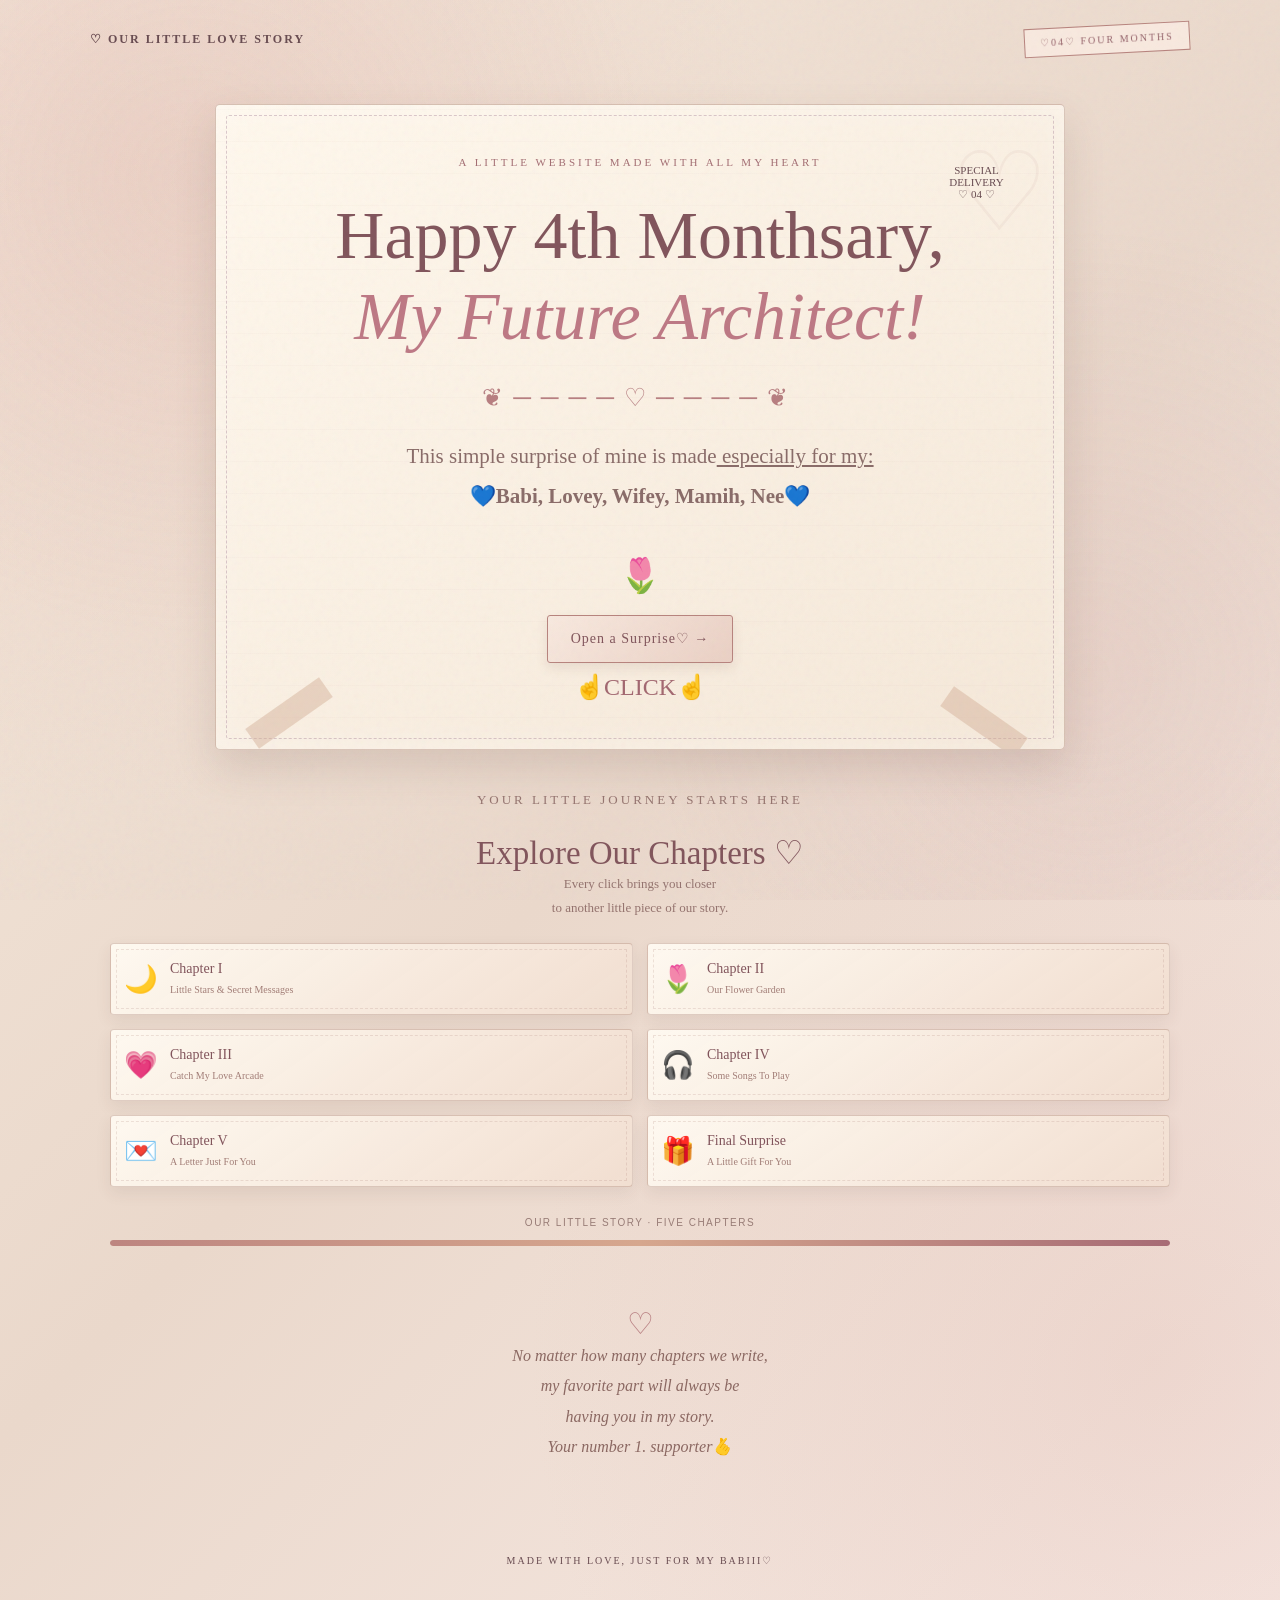
<file: index.html>
<!DOCTYPE html>
<html lang="en">
<head>
<meta charset="UTF-8">
<meta name="viewport" content="width=device-width, initial-scale=0.7>
<meta name="theme-color" content="#f3e8df">

<title>♡ My Secret ♡</title>

<link rel="stylesheet" href="style.css">

<style>
/* ==========================================
   VINTAGE LOVE STORY HOMEPAGE
   Matching letter.html design
========================================== */

* {
    box-sizing: border-box;
}

body {
    overflow-x: hidden;
    background:
        radial-gradient(circle at 10% 10%, rgba(231,190,180,.35), transparent 35%),
        radial-gradient(circle at 90% 85%, rgba(216,171,159,.25), transparent 35%),
        linear-gradient(135deg, #f5e9dc, #ead8cb, #f7e9e4);
    color: #684b50;
}

/* BACKGROUND */

.home-background {
    position: fixed;
    inset: 0;
    z-index: 0;
    pointer-events: none;
    background:
        radial-gradient(circle at 15% 20%, rgba(212,166,157,.15), transparent 35%),
        radial-gradient(circle at 85% 75%, rgba(189,130,133,.12), transparent 35%);
}

.grain {
    pointer-events: none;
}

/* HEADER */

.topbar {
    position: relative;
    z-index: 5;
}

/* PAGE ENTRANCE */

.hero {
    animation: postcardEnter 1.2s cubic-bezier(.2,.8,.3,1) both;
}

@keyframes postcardEnter {
    from {
        opacity: 0;
        transform: translateY(35px) rotate(-2deg) scale(.96);
    }
    to {
        opacity: 1;
        transform: translateY(0) rotate(0) scale(1);
    }
}

/* POSTCARD */

.postcard {
    position: relative;
    overflow: hidden;
    isolation: isolate;
    padding: 48px 28px;
    border: 1px solid rgba(150,105,91,.35);
    border-radius: 5px;
    background:
        repeating-linear-gradient(
            0deg,
            transparent,
            transparent 31px,
            rgba(151,111,99,.045) 32px
        ),
        linear-gradient(145deg, #fff8ed, #f5e8d9);
    box-shadow:
        0 18px 40px rgba(92,58,52,.15),
        inset 0 0 35px rgba(255,255,255,.35);
}

.postcard::before {
    content: "";
    position: absolute;
    inset: 10px;
    border: 1px dashed rgba(153,112,139,.35);
    border-radius: 3px;
    pointer-events: none;
    z-index: -1;
}

.postcard::after {
    content: "♡";
    position: absolute;
    right: 15px;
    bottom: 5px;
    font-family: Georgia, serif;
    font-size: 110px;
    color: rgba(174,112,119,.07);
    pointer-events: none;
}

/* POSTMARK */

.postmark {
    animation: stampEnter 1s ease .8s both;
    transform-origin: center;
}

@keyframes stampEnter {
    from {
        opacity: 0;
        transform: rotate(-25deg) scale(1.5);
    }
    to {
        opacity: 1;
        transform: rotate(0) scale(1);
    }
}

/* TEXT */

.kicker {
    color: #a36d72;
    letter-spacing: 3px;
    animation: textReveal .9s ease .3s both;
}

.hero h1 {
    color: #81545b;
    font-family: Georgia, serif;
    font-weight: normal;
    line-height: 1.2;
    animation: textReveal 1s ease .5s both;
}

.hero h1 em {
    color: #bd7884;
    font-family: Georgia, serif;
}

.hero-copy {
    color: #896b68;
    font-family: Georgia, serif;
    line-height: 1.9;
    animation: textReveal 1s ease .7s both;
}

.ornament {
    color: #b77e80;
    animation: ornamentGlow 3s ease-in-out infinite;
}

@keyframes textReveal {
    from {
        opacity: 0;
        transform: translateY(18px);
    }
    to {
        opacity: 1;
        transform: translateY(0);
    }
}

@keyframes ornamentGlow {
    50% {
        opacity: .55;
    }
}

/* STAMP */

.stamp {
    border: 1px solid #b7837d;
    color: #95636a;
    background: #f8e9df;
    animation: stampPulse 3s ease-in-out infinite;
}

@keyframes stampPulse {
    50% {
        transform: scale(1.04) rotate(2deg);
        box-shadow: 0 0 12px rgba(166,116,120,.2);
    }
}

/* FLOWER */

.home-flower {
    display: inline-block;
    font-size: 34px;
    margin: 18px 0 10px;
    animation: flowerSway 3s ease-in-out infinite;
}

@keyframes flowerSway {
    0%,100% { transform: rotate(-8deg); }
    50% { transform: rotate(8deg) translateY(-5px); }
}

/* VINTAGE BUTTONS */

.open-surprise,
.button {
    display: inline-flex;
    justify-content: center;
    align-items: center;
    gap: 8px;
    padding: 13px 23px;
    border: 1px solid #b7837d;
    border-radius: 3px;
    background: linear-gradient(135deg, #f8e9df, #ead0c4);
    color: #80545a;
    text-decoration: none;
    font-family: Georgia, serif;
    font-size: 14px;
    box-shadow: 0 5px 12px rgba(94,57,50,.1);
    transition: .35s ease;
}

.open-surprise {
    animation: buttonAppear 1s ease 1s both;
}

.open-surprise:hover,
.button:hover {
    transform: translateY(-4px);
    background: #a76b75;
    color: #fff8f0;
    box-shadow: 0 10px 20px rgba(94,57,50,.18);
}

@keyframes buttonAppear {
    from {
        opacity: 0;
        transform: translateY(18px);
    }
    to {
        opacity: 1;
        transform: translateY(0);
    }
}

/* HANDWRITTEN */

.handwritten {
    font-family: "Brush Script MT", "Segoe Script", cursive !important;
    color: #a26770;
    animation: textReveal 1s ease 1.2s both;
}

/* FLOATING HEARTS */

.home-heart {
    position: fixed;
    bottom: -30px;
    color: #b77e80;
    pointer-events: none;
    z-index: 1;
    animation: heartRise 8s linear forwards;
}

@keyframes heartRise {
    0% {
        transform: translateY(0) rotate(0);
        opacity: 0;
    }
    15% { opacity: .45; }
    100% {
        transform: translateY(-110vh) rotate(50deg);
        opacity: 0;
    }
}

/* VINTAGE GOLD SPARKLES */

.home-sparkle {
    position: fixed;
    top: -10px;
    width: 4px;
    height: 4px;
    border-radius: 50%;
    background: #c69b68;
    box-shadow: 0 0 8px #e4c69b;
    pointer-events: none;
    z-index: 1;
    animation: sparkleFall linear forwards;
}

@keyframes sparkleFall {
    to {
        transform: translateY(110vh) rotate(360deg);
        opacity: 0;
    }
}

/* CHAPTER SECTION */

.chapter-section {
    position: relative;
    z-index: 2;
    margin: 38px auto;
    animation: textReveal 1s ease 1.3s both;
}

.chapter-heading {
    text-align: center;
    margin-bottom: 24px;
}

.chapter-heading h2 {
    font-family: Georgia, serif;
    font-weight: normal;
    color: #81545b;
    font-size: clamp(25px, 5vw, 33px);
}

.chapter-heading p {
    font-family: Georgia, serif;
    font-size: 13px;
    line-height: 1.8;
    color: #94736e;
}

/* CHAPTER CARDS */

.chapter-grid {
    display: grid;
    grid-template-columns: repeat(2, minmax(0,1fr));
    gap: 14px;
}

.chapter-card {
    position: relative;
    display: flex;
    align-items: center;
    gap: 12px;
    text-decoration: none;
    color: #80545a;
    padding: 17px 13px;
    border: 1px solid rgba(150,105,91,.3);
    border-radius: 4px;
    background:
        linear-gradient(145deg, rgba(255,250,241,.95), rgba(241,222,208,.9));
    box-shadow: 0 6px 16px rgba(80,50,45,.08);
    transition: .35s ease;
}

.chapter-card::before {
    content: "";
    position: absolute;
    inset: 5px;
    border: 1px dashed rgba(160,111,105,.18);
    pointer-events: none;
}

.chapter-card:hover {
    transform: translateY(-5px) rotate(-.5deg);
    background: #fff8ed;
    border-color: #bd8580;
    box-shadow: 0 12px 22px rgba(100,65,60,.14);
}

.chapter-icon {
    font-size: 27px;
    flex-shrink: 0;
}

.chapter-info strong {
    display: block;
    font-family: Georgia, serif;
    font-size: 14px;
    font-weight: normal;
    color: #81545b;
}

.chapter-info small {
    display: block;
    margin-top: 5px;
    font-family: Georgia, serif;
    font-size: 10px;
    color: #a17d76;
    line-height: 1.5;
}

/* ENDING */

.home-ending {
    position: relative;
    z-index: 2;
    text-align: center;
    margin: 38px auto 12px;
    padding: 22px 12px;
    animation: textReveal 1s ease 1.5s both;
}

.home-ending .ending-heart {
    display: inline-block;
    font-size: 30px;
    color: #b77e80;
    animation: heartBeat 1.8s ease-in-out infinite;
}

@keyframes heartBeat {
    0%,100% { transform: scale(1); }
    50% { transform: scale(1.2); }
}

.home-ending p {
    font-family: Georgia, serif;
    font-style: italic;
    line-height: 1.9;
    color: #8b6862;
}

/* PROGRESS */

.chapter-progress {
    margin: 25px 0;
    text-align: center;
}

.progress-track {
    width: 100%;
    height: 6px;
    background: rgba(151,110,100,.15);
    border-radius: 20px;
    overflow: hidden;
    margin-top: 10px;
}

.progress-fill {
    width: 0;
    height: 100%;
    background: linear-gradient(90deg,#bd8580,#d6a78e,#a76b75);
    border-radius: 20px;
    transition: width 1.5s ease;
}

.progress-label {
    font-family: "Trebuchet MS", sans-serif;
    font-size: 10px;
    letter-spacing: 1.5px;
    color: #987c76;
}

/* DECORATIONS */

.tape {
    background: rgba(211,174,150,.45);
    border-color: rgba(150,105,91,.08);
}

/* RESPONSIVE */

@media(max-width:480px) {
    .postcard {
        padding: 42px 19px;
    }

    .chapter-grid {
        gap: 9px;
    }

    .chapter-card {
        padding: 13px 9px;
        gap: 8px;
    }

    .chapter-icon {
        font-size: 23px;
    }

    .chapter-info strong {
        font-size: 12px;
    }

    .chapter-info small {
        font-size: 9px;
    }

    .postmark {
        font-size: 10px;
    }
}

@media(prefers-reduced-motion:reduce) {
    *, *::before, *::after {
        animation-duration: .01ms !important;
        animation-iteration-count: 1 !important;
        transition-duration: .01ms !important;
    }
}
</style>
</head>

<body>

<div class="grain"></div>
<div class="home-background"></div>

<header class="topbar">

    <a class="brand" href="index.html">
        ♡ OUR LITTLE LOVE STORY
    </a>

    <span class="stamp">
        ♡04♡ FOUR MONTHS
    </span>

</header>

<main class="page-shell">

<section class="hero postcard">

    <div class="postmark">
        SPECIAL<br>
        DELIVERY<br>
        ♡ 04 ♡
    </div>

    <p class="kicker">
        A LITTLE WEBSITE MADE WITH ALL MY HEART
    </p>

    <h1>
        Happy 4th Monthsary,<br>
        <em>My Future Architect!</em>
    </h1>

    <div class="ornament">
        ❦────♡────❦
    </div>

    <p class="hero-copy">
        This simple surprise of mine is made<u> especially for my:</u><br>
        <strong>💙Babi, Lovey, Wifey, Mamih, Nee💙</strong>
    </p>

    <div class="home-flower">🌷</div>
    <br>
    <a class="button open-surprise" href="stars.html">
        Open a Surprise♡ →
    </a>

    <p class="handwritten tiny">
        ☝️CLICK☝️
    </p>

    <div class="tape tape-left"></div>
    <div class="tape tape-right"></div>

</section>


<!-- CHAPTER NAVIGATION -->

<section class="chapter-section">

    <div class="chapter-heading">

        <p class="kicker">
            YOUR LITTLE JOURNEY STARTS HERE
        </p>

        <h2>Explore Our Chapters ♡</h2>

        <p>
            Every click brings you closer<br>
            to another little piece of our story.
        </p>

    </div>

    <div class="chapter-grid">

        <a href="stars.html" class="chapter-card">
            <span class="chapter-icon">🌙</span>
            <span class="chapter-info">
                <strong>Chapter I</strong>
                <small>Little Stars & Secret Messages</small>
            </span>
        </a>

        <a href="flowers.html" class="chapter-card">
            <span class="chapter-icon">🌷</span>
            <span class="chapter-info">
                <strong>Chapter II</strong>
                <small>Our Flower Garden</small>
            </span>
        </a>

        <a href="game.html" class="chapter-card">
            <span class="chapter-icon">💗</span>
            <span class="chapter-info">
                <strong>Chapter III</strong>
                <small>Catch My Love Arcade</small>
            </span>
        </a>

        <a href="gallery.html" class="chapter-card">
            <span class="chapter-icon">🎧</span>
            <span class="chapter-info">
                <strong>Chapter IV</strong>
                <small>Some Songs To Play</small>
            </span>
        </a>

        <a href="letter.html" class="chapter-card">
            <span class="chapter-icon">💌</span>
            <span class="chapter-info">
                <strong>Chapter V</strong>
                <small>A Letter Just For You</small>
            </span>
        </a>

        <a href="surprise.html" class="chapter-card">
            <span class="chapter-icon">🎁</span>
            <span class="chapter-info">
                <strong>Final Surprise</strong>
                <small>A Little Gift For You</small>
            </span>
        </a>

    </div>

    <div class="chapter-progress">

        <span class="progress-label">
            OUR LITTLE STORY · FIVE CHAPTERS
        </span>

        <div class="progress-track">
            <div class="progress-fill" id="progressFill"></div>
        </div>

    </div>

</section>


<!-- ENDING MESSAGE -->

<section class="home-ending">

    <div class="ending-heart">♡</div>

    <p>
        No matter how many chapters we write,<br>
        my favorite part will always be<br>
        having you in my story.
    </p>

    <p class="handwritten">
        Your number 1. supporter🫰
    </p>

</section>


</main>

<footer class="site-footer">
    MADE WITH LOVE, JUST FOR MY BABIII♡
</footer>


<script src="script.js"></script>

<script>
/* ======================================
   FLOATING HEARTS
====================================== */

function createHomeHeart() {

    const heart = document.createElement("span");

    heart.className = "home-heart";

    heart.textContent = ["♡", "♥", "ღ", "💕"][
        Math.floor(Math.random() * 4)
    ];

    heart.style.left = Math.random() * 100 + "vw";

    heart.style.fontSize =
        (12 + Math.random() * 17) + "px";

    heart.style.animationDuration =
        (6 + Math.random() * 5) + "s";

    document.body.appendChild(heart);

    setTimeout(() => heart.remove(), 11000);
}

const homeMotionAllowed =
    !window.matchMedia("(prefers-reduced-motion: reduce)").matches;

if (homeMotionAllowed) {
    setInterval(createHomeHeart, 1300);
}


/* ======================================
   GOLDEN SPARKLES
====================================== */

function createHomeSparkle() {

    const sparkle = document.createElement("span");

    sparkle.className = "home-sparkle";

    sparkle.style.left = Math.random() * 100 + "vw";

    sparkle.style.animationDuration =
        (4 + Math.random() * 5) + "s";

    document.body.appendChild(sparkle);

    setTimeout(() => sparkle.remove(), 10000);
}

if (homeMotionAllowed) {
    setInterval(createHomeSparkle, 850);
}


/* ======================================
   CHAPTER PROGRESS ANIMATION
====================================== */

window.addEventListener("load", () => {

    const progress = document.getElementById("progressFill");

    if (progress) {
        setTimeout(() => {
            progress.style.width = "100%";
        }, 700);
    }

});


/* ======================================
   CHAPTER CARD CLICK EFFECT
====================================== */

document.querySelectorAll(".chapter-card").forEach(card => {

    card.addEventListener("click", () => {
        card.style.transform = "scale(.97)";
    });

});
</script>

</body>
</html>
</file>
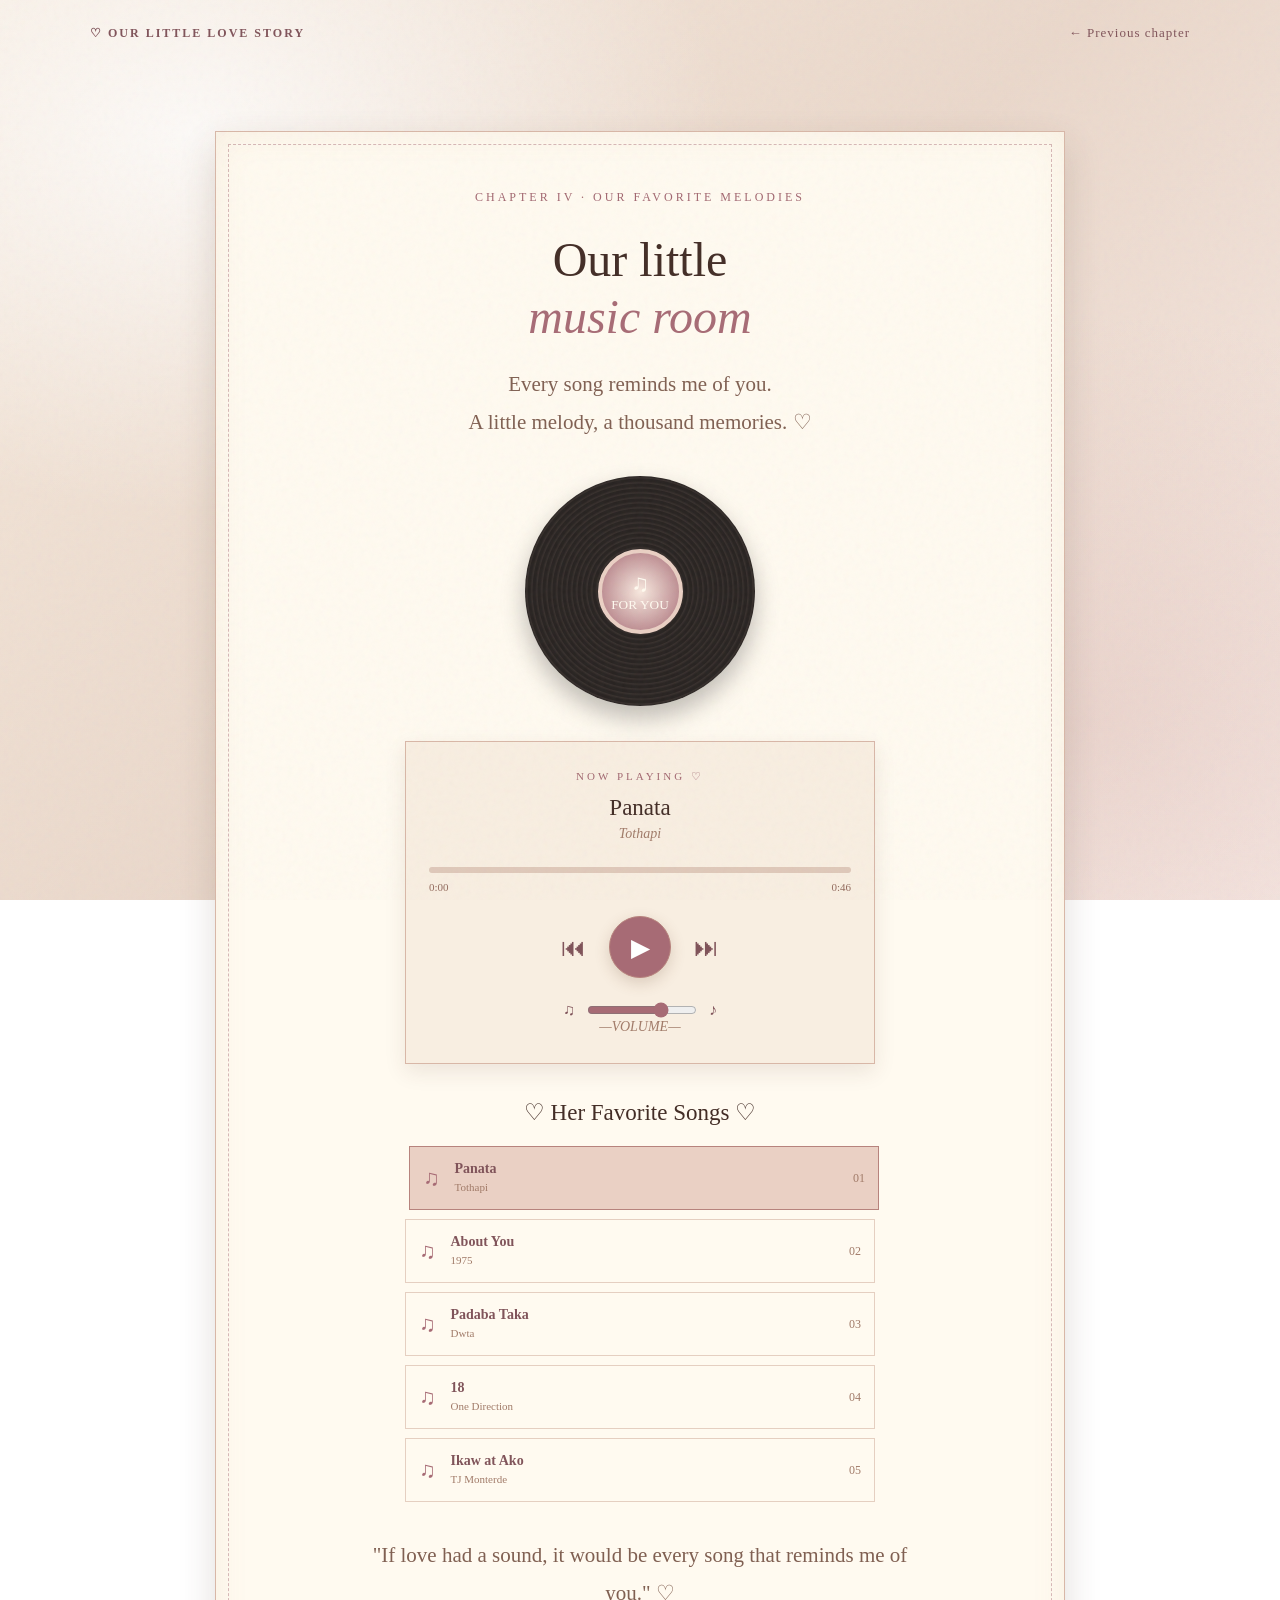
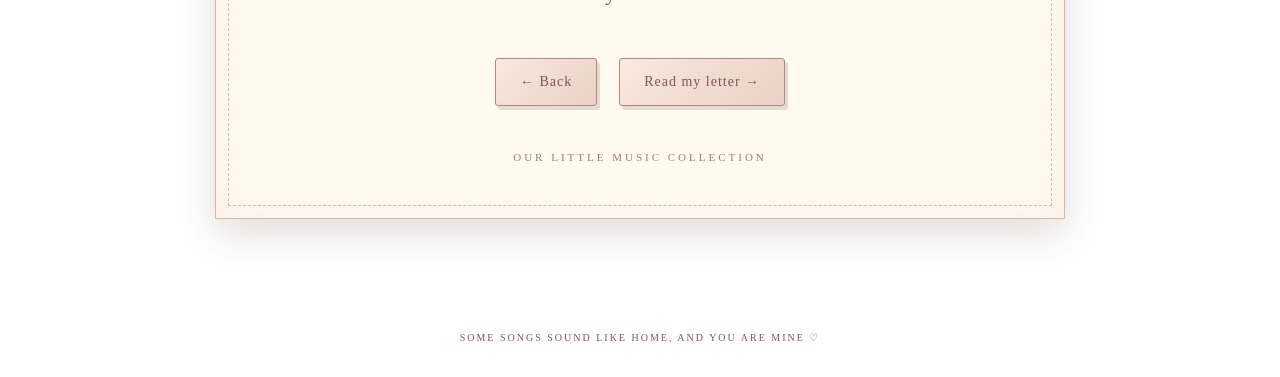
<file: gallery.html>
<!DOCTYPE html>
<html lang="en">
<head>
<meta charset="UTF-8">
<meta name="viewport" content="width=device-width, initial-scale=0.7">
<meta name="theme-color" content="#f5e9dc">

<title>Our Little Music Room ♡</title>

<link rel="stylesheet" href="style.css">

<style>
* {
    box-sizing: border-box;
}

body {
    background:
        radial-gradient(ellipse at 15% 15%, rgba(255,255,255,.8), transparent 35%),
        radial-gradient(ellipse at 85% 80%, rgba(190,135,130,.16), transparent 40%),
        linear-gradient(135deg, #f5e9dc, #ead8cb, #f7e9e4) !important;
    background-attachment: fixed !important;
    color: #80545a;
}

.music-page {
    width: min(100% - 30px, 850px);
    margin: 55px auto;
    padding: 55px 35px;
    position: relative;
    text-align: center;

    background: #fffaf0;
    border: 1px solid #d8b7a7;

    box-shadow:
        0 15px 35px rgba(76,47,37,.16),
        inset 0 0 35px rgba(175,130,90,.09);

    animation: pageReveal 1s ease both;
}

.music-page::before {
    content: "";
    position: absolute;
    inset: 12px;
    border: 1px dashed rgba(167,107,117,.45);
    pointer-events: none;
}

@keyframes pageReveal {
    from {
        opacity: 0;
        transform: translateY(25px);
    }
    to {
        opacity: 1;
        transform: translateY(0);
    }
}

.kicker {
    font-family: Georgia, serif;
    font-size: 12px;
    letter-spacing: 3px;
    color: #a26770;
}

h1 {
    font-family: Georgia, serif;
    font-size: clamp(32px, 6vw, 48px);
    line-height: 1.2;
    color: #432d26;
    margin: 20px 0;
}

h1 em {
    color: #a76b75;
}

.intro {
    font-family: Georgia, serif;
    line-height: 1.8;
    color: #806052;
}

/* VINYL RECORD */

.vinyl-container {
    display: flex;
    justify-content: center;
    margin: 35px auto;
}

.vinyl {
    width: 230px;
    height: 230px;
    border-radius: 50%;

    background:
        repeating-radial-gradient(
            circle,
            #282321 0px,
            #282321 2px,
            #38302d 3px,
            #282321 5px
        );

    display: flex;
    align-items: center;
    justify-content: center;

    box-shadow: 0 12px 25px rgba(0,0,0,.25);

    position: relative;
}

.vinyl.playing {
    animation: spin 4s linear infinite;
}

@keyframes spin {
    to { transform: rotate(360deg); }
}

.vinyl-label {
    width: 85px;
    height: 85px;
    border-radius: 50%;

    background: radial-gradient(circle, #f8e9df, #a76b75);

    display: flex;
    flex-direction: column;
    justify-content: center;
    align-items: center;

    color: #fffaf0;
    border: 4px solid #ead0c4;

    font-family: Georgia, serif;
}

.vinyl-label span {
    font-size: 24px;
}

/* PLAYER */

.player-card {
    position: relative;
    max-width: 470px;
    margin: 30px auto;
    padding: 28px 23px;

    background: #f8eee1;
    border: 1px solid #d8b7a7;

    box-shadow: 0 8px 20px rgba(76,47,37,.1);
}

.now-playing {
    font-family: Georgia, serif;
    font-size: 11px;
    letter-spacing: 3px;
    color: #a26770;
}

.song-title {
    font-family: Georgia, serif;
    font-size: 23px;
    color: #432d26;
    margin: 12px 0 5px;
}

.artist {
    color: #a17b69;
    font-family: Georgia, serif;
    font-style: italic;
    font-size: 14px;
}

/* PROGRESS */

.progress-container {
    margin: 25px 0 8px;
}

.progress-bar {
    width: 100%;
    height: 6px;
    border-radius: 10px;
    background: #dfc8b9;
    cursor: pointer;
    overflow: hidden;
}

.progress {
    width: 0%;
    height: 100%;
    background: #a76b75;
    border-radius: 10px;
}

.time-row {
    display: flex;
    justify-content: space-between;
    font-size: 11px;
    color: #936b5e;
    margin-top: 8px;
}

/* CONTROLS */

.controls {
    display: flex;
    justify-content: center;
    align-items: center;
    gap: 23px;
    margin: 23px 0;
}

.control-btn {
    border: none;
    background: transparent;
    color: #80545a;
    font-size: 25px;
    cursor: pointer;
    transition: .3s;
}

.control-btn:hover {
    color: #a76b75;
    transform: scale(1.2);
}

.play-btn {
    width: 62px;
    height: 62px;
    border-radius: 50%;
    background: #a76b75;
    color: white;
    font-size: 25px;
    border: 1px solid #b7837d;
    cursor: pointer;
    box-shadow: 0 5px 15px rgba(105,65,42,.2);
    transition: .3s;
}

.play-btn:hover {
    background: #80545a;
    transform: scale(1.08);
}

/* VOLUME */

.volume-row {
    display: flex;
    justify-content: center;
    align-items: center;
    gap: 12px;
    color: #80545a;
    margin-top: 15px;
}

.volume-row input {
    width: 110px;
    accent-color: #a76b75;
}

/* PLAYLIST */

.playlist {
    max-width: 470px;
    margin: 35px auto;
    text-align: left;
}

.playlist h2 {
    font-family: Georgia, serif;
    text-align: center;
    color: #432d26;
    font-size: 23px;
    margin-bottom: 20px;
}

.song-item {
    display: flex;
    align-items: center;
    gap: 15px;
    padding: 14px 13px;
    margin-bottom: 9px;

    background: rgba(255,250,240,.8);
    border: 1px solid #e5cfc1;

    cursor: pointer;
    transition: .3s;
}

.song-item:hover,
.song-item.active {
    background: #ead0c4;
    border-color: #b7837d;
    transform: translateX(4px);
}

.song-icon {
    font-size: 22px;
    color: #a76b75;
}

.song-info {
    flex: 1;
}

.song-info strong {
    display: block;
    font-family: Georgia, serif;
    color: #80545a;
    font-size: 14px;
}

.song-info small {
    color: #a17b69;
    font-size: 11px;
}

.song-number {
    color: #a17b69;
    font-family: Georgia, serif;
    font-size: 12px;
}

/* DECORATIONS */

.music-note {
    position: fixed;
    bottom: -30px;
    color: #a76b75;
    pointer-events: none;
    z-index: 1;
    animation: noteFloat 7s linear forwards;
}

@keyframes noteFloat {
    0% {
        transform: translateY(0) rotate(0);
        opacity: 0;
    }
    20% { opacity: .6; }
    100% {
        transform: translateY(-110vh) rotate(35deg);
        opacity: 0;
    }
}

/* NAVIGATION */

.nav-row {
    display: flex;
    justify-content: center;
    flex-wrap: wrap;
    gap: 12px;
    margin-top: 35px;
}

.nav-row .button {
    padding: 13px 24px;
    background: linear-gradient(135deg, #f8e9df, #ead0c4);
    color: #80545a;
    border: 1px solid #b7837d;
    border-radius: 3px;
    font-family: Georgia, serif;
    text-decoration: none;
    transition: .3s;
}

.nav-row .button:hover {
    background: #a76b75;
    color: white;
    transform: translateY(-4px);
}

.page-number {
    margin-top: 35px;
    font-size: 11px;
    letter-spacing: 3px;
    color: #a17b69;
}

@media(max-width:600px) {
    .music-page {
        padding: 50px 18px;
    }

    .vinyl {
        width: 195px;
        height: 195px;
    }

    .player-card {
        padding: 23px 15px;
    }

    .controls {
        gap: 17px;
    }
}

@media(prefers-reduced-motion: reduce) {
    *, *::before, *::after {
        animation-duration: .01ms !important;
        transition-duration: .01ms !important;
    }
}
</style>
</head>

<body>

<div class="grain"></div>

<header class="topbar">
    <a class="brand" href="index.html">
        ♡ OUR LITTLE LOVE STORY
    </a>

    <a class="mini-link" href="game.html">
        ← Previous chapter
    </a>
</header>

<main class="page-shell">

<section class="music-page">

    <p class="kicker">
        CHAPTER IV · OUR FAVORITE MELODIES
    </p>

    <h1>
        Our little<br>
        <em>music room</em>
    </h1>

    <p class="intro">
        Every song reminds me of you.<br>
        A little melody, a thousand memories. ♡
    </p>

    <!-- VINYL RECORD -->

    <div class="vinyl-container">
        <div class="vinyl" id="vinyl">
            <div class="vinyl-label">
                <span>♫</span>
                <small>FOR YOU</small>
            </div>
        </div>
    </div>

    <!-- MUSIC PLAYER -->

    <div class="player-card">

        <p class="now-playing">NOW PLAYING ♡</p>

        <h2 class="song-title" id="songTitle">
            Choose a song
        </h2>

        <p class="artist" id="artist">
            A melody for you
        </p>

        <audio id="audioPlayer"></audio>

        <div class="progress-container">

            <div class="progress-bar" id="progressBar">
                <div class="progress" id="progress"></div>
            </div>

            <div class="time-row">
                <span id="currentTime">0:00</span>
                <span id="duration">0:00</span>
            </div>

        </div>

        <div class="controls">

            <button class="control-btn"
            id="prevBtn"
            aria-label="Previous song">
                ⏮
            </button>

            <button class="play-btn"
            id="playBtn"
            aria-label="Play music">
                ▶
            </button>

            <button class="control-btn"
            id="nextBtn"
            aria-label="Next song">
                ⏭
            </button>

        </div>

        <div class="volume-row">
            <span>♫</span>
            <input
                type="range"
                id="volume"
                min="0"
                max="1"
                step="0.01"
                value="0.7"
                aria-label="Volume">
            <span>♪</span>
        </div>
       <p class="artist" id="artist">
            —VOLUME—
        </p>
    </div>

    <!-- PLAYLIST -->

    <div class="playlist">

        <h2>♡ Her Favorite Songs ♡</h2>

        <div id="songList"></div>

    </div>

    <p class="intro">
        "If love had a sound, it would be every song
        that reminds me of you." ♡
    </p>

    <div class="nav-row">

        <a class="button" href="game.html">
            ← Back
        </a>

        <a class="button" href="letter.html">
            Read my letter →
        </a>

    </div>

    <div class="page-number">
        OUR LITTLE MUSIC COLLECTION
    </div>

</section>

</main>

<footer class="site-footer">
    SOME SONGS SOUND LIKE HOME, AND YOU ARE MINE ♡
</footer>

<script src="script.js"></script>

<script>

/* =================================
   ADD YOUR FAVORITE SONGS HERE
================================= */

const songs = [

    {
        title: "Panata",
        artist: "Tothapi",
        file: "panata.mp3"
    },

    {
        title: "About You",
        artist: "1975",
        file: "aboutyou.mp3"
    },
    
    {
        title: "Padaba Taka",
        artist: "Dwta",
        file: "padabataka.mp3"
    },

    {
        title: "18",
        artist: "One Direction",
        file: "18hehdhe.mp3"
    },

    {
        title: "Ikaw at Ako",
        artist: "TJ Monterde",
        file: "ikawatako.mp3"
    }

];

/* =================================
   PLAYER ELEMENTS
================================= */

const audio = document.getElementById("audioPlayer");
const playBtn = document.getElementById("playBtn");
const prevBtn = document.getElementById("prevBtn");
const nextBtn = document.getElementById("nextBtn");

const songTitle = document.getElementById("songTitle");
const artist = document.getElementById("artist");

const progress = document.getElementById("progress");
const progressBar = document.getElementById("progressBar");

const currentTime = document.getElementById("currentTime");
const duration = document.getElementById("duration");

const volume = document.getElementById("volume");
const vinyl = document.getElementById("vinyl");
const songList = document.getElementById("songList");

let songIndex = 0;

/* =================================
   FORMAT TIME
================================= */

function formatTime(seconds) {

    if (!Number.isFinite(seconds)) return "0:00";

    const mins = Math.floor(seconds / 60);
    const secs = Math.floor(seconds % 60);

    return mins + ":" + String(secs).padStart(2, "0");

}

/* =================================
   CREATE PLAYLIST
================================= */

function renderPlaylist() {

    songList.innerHTML = "";

    songs.forEach((song, index) => {

        const item = document.createElement("div");

        item.className = "song-item";

        item.innerHTML = `
            <span class="song-icon">♫</span>

            <div class="song-info">
                <strong></strong>
                <small></small>
            </div>

            <span class="song-number">
                ${String(index + 1).padStart(2, "0")}
            </span>
        `;

        item.querySelector("strong").textContent = song.title;
        item.querySelector("small").textContent = song.artist;

        item.addEventListener("click", () => {
            loadSong(index);
            playSong();
        });

        songList.appendChild(item);

    });

}

/* =================================
   LOAD SONG
================================= */

function loadSong(index) {

    songIndex = index;

    const song = songs[songIndex];

    audio.src = song.file;

    songTitle.textContent = song.title;
    artist.textContent = song.artist;

    updatePlaylist();

    progress.style.width = "0%";
    currentTime.textContent = "0:00";
    duration.textContent = "0:00";

}

/* =================================
   UPDATE PLAYLIST
================================= */

function updatePlaylist() {

    document.querySelectorAll(".song-item").forEach((item, index) => {

        item.classList.toggle("active", index === songIndex);

    });

}

/* =================================
   PLAY MUSIC
================================= */

function playSong() {

    audio.play().then(() => {

        playBtn.textContent = "Ⅱ";
        vinyl.classList.add("playing");

    }).catch(error => {

        console.log("Unable to play audio:", error);
        playBtn.textContent = "▶";
        vinyl.classList.remove("playing");

    });

}

/* =================================
   PAUSE MUSIC
================================= */

function pauseSong() {

    audio.pause();

    playBtn.textContent = "▶";

    vinyl.classList.remove("playing");

}

/* =================================
   PLAY / PAUSE BUTTON
================================= */

playBtn.addEventListener("click", () => {

    if (!audio.src) {
        loadSong(songIndex);
    }

    if (audio.paused) {
        playSong();
    } else {
        pauseSong();
    }

});

/* =================================
   NEXT SONG
================================= */

function nextSong() {

    songIndex = (songIndex + 1) % songs.length;

    loadSong(songIndex);
    playSong();

}

nextBtn.addEventListener("click", nextSong);

/* =================================
   PREVIOUS SONG
================================= */

prevBtn.addEventListener("click", () => {

    songIndex = (songIndex - 1 + songs.length) % songs.length;

    loadSong(songIndex);
    playSong();

});

/* =================================
   MUSIC PROGRESS
================================= */

audio.addEventListener("timeupdate", () => {

    if (audio.duration) {

        const percent = (audio.currentTime / audio.duration) * 100;

        progress.style.width = percent + "%";

        currentTime.textContent = formatTime(audio.currentTime);

    }

});

audio.addEventListener("loadedmetadata", () => {

    duration.textContent = formatTime(audio.duration);

});

audio.addEventListener("ended", nextSong);

/* =================================
   CLICK PROGRESS BAR
================================= */

progressBar.addEventListener("click", event => {

    if (!audio.duration) return;

    const rect = progressBar.getBoundingClientRect();

    const percent = (event.clientX - rect.left) / rect.width;

    audio.currentTime = percent * audio.duration;

});

/* =================================
   VOLUME
================================= */

audio.volume = 0.7;

volume.addEventListener("input", () => {

    audio.volume = Number(volume.value);

});

/* =================================
   FLOATING MUSIC NOTES
================================= */

const reduceMotion = window.matchMedia(
    "(prefers-reduced-motion: reduce)"
).matches;

if (!reduceMotion) {

    function createMusicNote() {

        const note = document.createElement("span");

        note.className = "music-note";

        note.textContent = ["♫", "♪", "♬", "♡"][
            Math.floor(Math.random() * 4)
        ];

        note.style.left = Math.random() * 100 + "vw";

        note.style.fontSize =
            (15 + Math.random() * 15) + "px";

        note.style.animationDuration =
            (5 + Math.random() * 4) + "s";

        document.body.appendChild(note);

        setTimeout(() => note.remove(), 10000);

    }

    setInterval(createMusicNote, 1200);

}

/* INITIALIZE */

renderPlaylist();
loadSong(0);

</script>

</body>
</html>
</file>
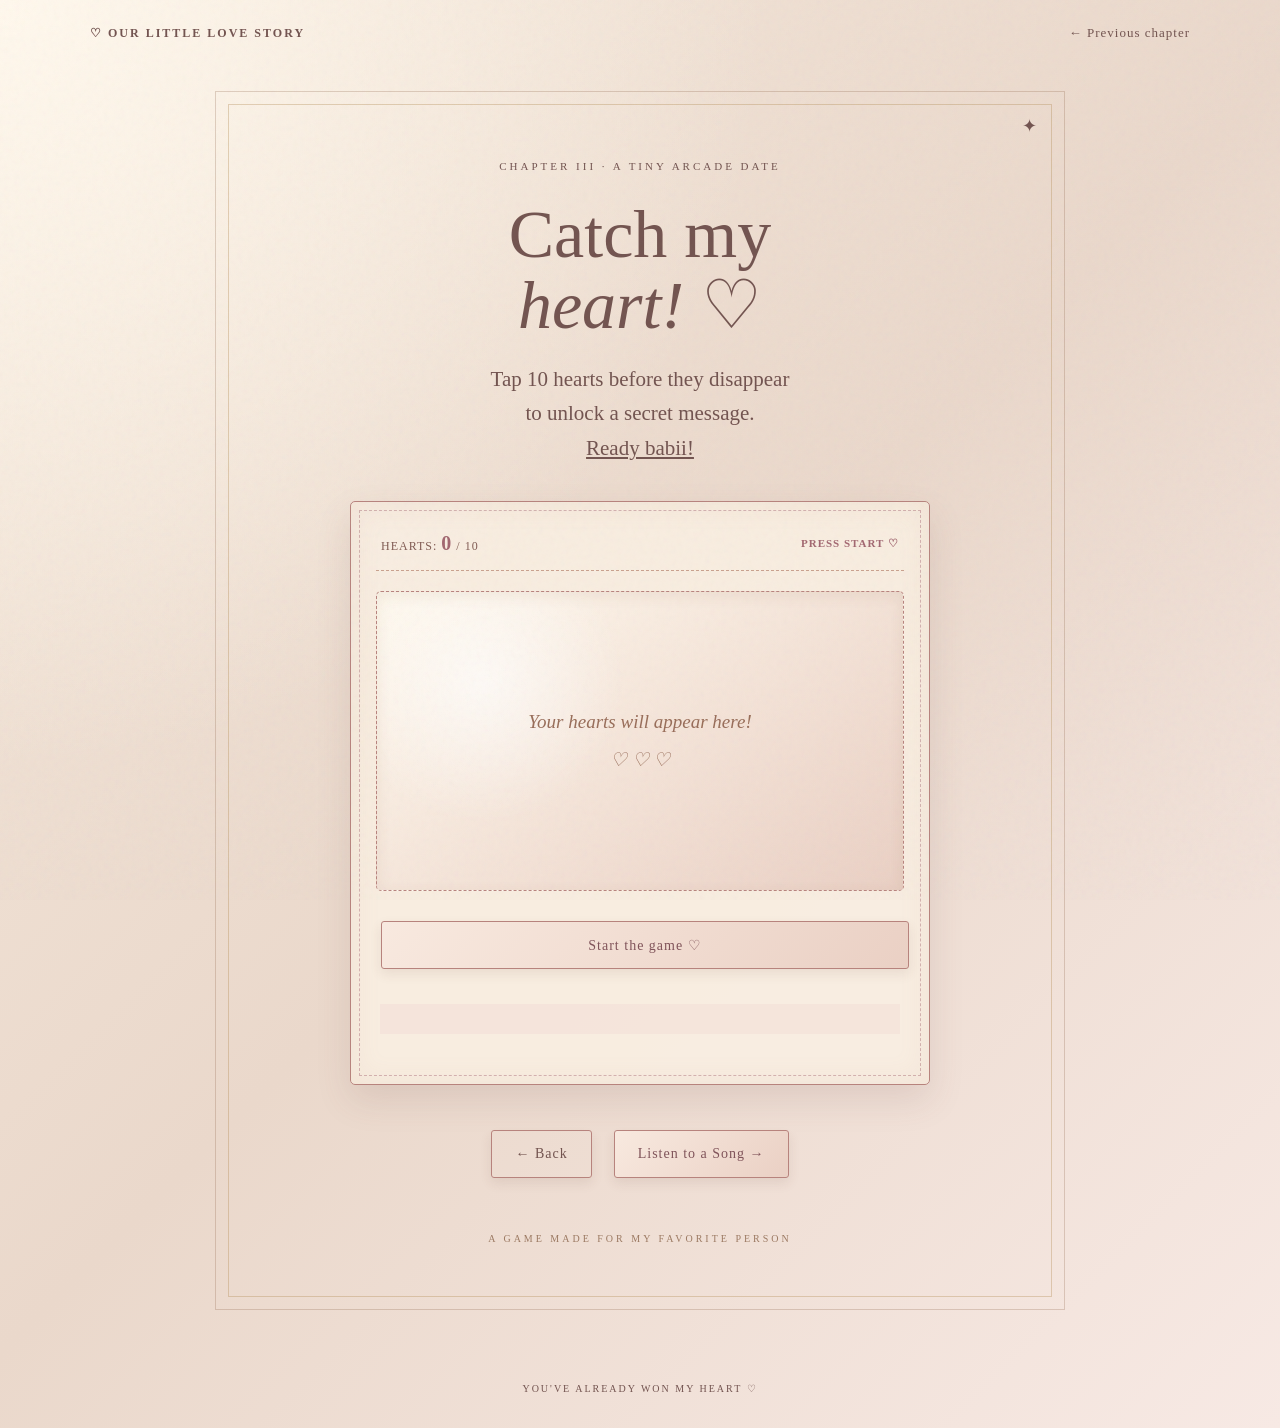
<file: game.html>
<!DOCTYPE html>
<html lang="en">
<head>
<meta charset="UTF-8">
<meta name="viewport" content="width=device-width, initial-scale=0.7">
<meta name="theme-color" content="#f5e9dc">

<title>Catch My Love ♡</title>

<link rel="stylesheet" href="style.css">

<style>

/* =====================================
   VINTAGE ARCADE
   MATCHING SURPRISE.HTML DESIGN
===================================== */

* {
    box-sizing: border-box;
}

body {
    margin: 0;
    min-height: 100vh;
    font-family: Georgia, "Times New Roman", serif;
    color: #72534f;
    background:
        radial-gradient(circle at top left, #fff8ed, transparent 40%),
        linear-gradient(135deg, #f5e9dc, #ead8cb, #f7e9e4);
}

/* PAGE ANIMATION */

.paper-page {
    position: relative;
    width: 100%;
    animation: pageReveal 1s ease both;
}

@keyframes pageReveal {
    from {
        opacity: 0;
        transform: translateY(25px) scale(.97);
        filter: blur(5px);
    }
    to {
        opacity: 1;
        transform: translateY(0) scale(1);
        filter: blur(0);
    }
}

/* INTRO ANIMATIONS */

.kicker,
h1,
.intro {
    animation: fadeUp 1s ease both;
}

.kicker { animation-delay: .2s; }
h1 { animation-delay: .4s; }
.intro { animation-delay: .6s; }

@keyframes fadeUp {
    from {
        opacity: 0;
        transform: translateY(18px);
    }
    to {
        opacity: 1;
        transform: translateY(0);
    }
}

/* =====================================
   VINTAGE ARCADE FRAME
===================================== */

.game-frame {
    position: relative;
    overflow: hidden;

    width: 100%;
    padding: 25px;

    background: rgba(248, 238, 225, .96);

    border: 1px solid #b7837d;
    border-radius: 5px;

    outline: 1px dashed rgba(167, 107, 117, .45);
    outline-offset: -10px;

    box-shadow:
        0 15px 35px rgba(107, 73, 67, .13),
        inset 0 0 30px rgba(190, 151, 126, .12);

    animation: arcadeAppear 1s ease .7s both;
}

@keyframes arcadeAppear {
    from {
        opacity: 0;
        transform: scale(.94) translateY(20px);
    }
    to {
        opacity: 1;
        transform: scale(1) translateY(0);
    }
}

/* SCORE LINE */

.scoreline {
    position: relative;
    z-index: 1;

    display: flex;
    justify-content: space-between;
    align-items: center;
    flex-wrap: wrap;
    gap: 12px;

    font-family: Georgia, serif;
    color: #805b52;
    font-size: 12px;
    letter-spacing: 1px;

    padding: 5px 5px 15px;
    border-bottom: 1px dashed #c9a18e;
}

.scoreline b {
    display: inline-block;
    color: #a26770;
    font-size: 20px;
    transition: transform .2s ease;
}

.scoreline b.score-pop {
    animation: scorePop .35s ease;
}

@keyframes scorePop {
    50% {
        transform: scale(1.6);
    }
}

#gameStatus {
    color: #a26770;
    font-weight: bold;
    font-size: 11px;
}

/* =====================================
   GAME AREA
===================================== */

.game-area {
    position: relative;
    height: 300px;
    margin: 20px 0;

    overflow: hidden;

    border: 1px dashed #b7837d;
    border-radius: 5px;

    background:
        radial-gradient(
            circle at 20% 30%,
            rgba(255, 255, 255, .65),
            transparent 30%
        ),
        linear-gradient(
            145deg,
            #fff9ee,
            #ead0c4
        );

    box-shadow:
        inset 0 4px 15px rgba(100, 60, 30, .08);
}

/* GAME HINT */

#gameHint {
    position: absolute;
    width: 100%;
    top: 50%;
    transform: translateY(-50%);

    text-align: center;
    line-height: 2;

    color: #986d59;
    font-family: Georgia, serif;
    font-style: italic;

    animation: hintFloat 2s ease-in-out infinite;
}

@keyframes hintFloat {
    50% {
        transform: translateY(calc(-50% - 8px));
    }
}

/* HEART TARGETS */

.game-heart {
    position: absolute;
    border: none;
    background: transparent;
    padding: 5px;

    font-size: 35px;
    line-height: 1;

    cursor: pointer;
    z-index: 3;

    filter: drop-shadow(
        0 4px 5px rgba(120, 50, 60, .2)
    );

    animation:
        heartPop .35s ease,
        heartPulse 1s ease-in-out infinite;
}

@keyframes heartPop {
    from {
        transform: scale(0) rotate(-30deg);
    }
    to {
        transform: scale(1) rotate(0);
    }
}

@keyframes heartPulse {
    50% {
        scale: 1.18;
    }
}

.game-heart:active {
    transform: scale(1.4);
}

.heart-caught {
    animation: heartCaught .35s ease forwards;
}

@keyframes heartCaught {
    to {
        opacity: 0;
        transform: scale(2.5) rotate(30deg);
    }
}

/* COUNTDOWN */

.countdown {
    position: absolute;
    inset: 0;

    display: grid;
    place-items: center;

    z-index: 5;

    font-size: 75px;
    font-family: Georgia, serif;
    color: #a26770;

    background: rgba(255, 248, 237, .88);

    animation: countdownPop .5s ease;
}

@keyframes countdownPop {
    from {
        opacity: 0;
        transform: scale(.6);
    }
    to {
        opacity: 1;
        transform: scale(1);
    }
}

/* =====================================
   VINTAGE START BUTTON
===================================== */

#startGame {
    position: relative;
    z-index: 2;

    width: 100%;
    cursor: pointer;

    transition: .3s ease;
}

#startGame:hover {
    transform: translateY(-3px);
}

#startGame:disabled {
    opacity: .6;
    cursor: not-allowed;
    transform: none;
}

/* =====================================
   REWARD MESSAGE
===================================== */

.message-box {
    position: relative;
    z-index: 1;

    text-align: center;
    line-height: 1.9;

    color: #805b52;
    font-family: Georgia, serif;
    font-size: 14px;

    transition: all .5s ease;
}

.reward-show {
    animation: rewardReveal 1s ease both;
}

@keyframes rewardReveal {
    0% {
        opacity: 0;
        transform: scale(.7);
    }
    70% {
        opacity: 1;
        transform: scale(1.06);
    }
    100% {
        opacity: 1;
        transform: scale(1);
    }
}

.message-box strong {
    color: #a26770;
}

/* =====================================
   CONFETTI
===================================== */

.confetti {
    position: absolute;
    top: -15px;

    pointer-events: none;
    z-index: 10;

    animation: confettiFall 2.5s linear forwards;
}

@keyframes confettiFall {
    to {
        transform: translateY(350px) rotate(720deg);
        opacity: 0;
    }
}

/* =====================================
   FLOATING HEARTS
===================================== */

.floating-heart {
    position: fixed;
    bottom: -30px;

    color: #bc7581;
    opacity: 0;

    pointer-events: none;
    z-index: 1;

    animation: heartRise 8s linear forwards;
}

@keyframes heartRise {
    0% {
        transform: translateY(0) rotate(0);
        opacity: 0;
    }
    15% {
        opacity: .45;
    }
    100% {
        transform: translateY(-110vh) rotate(45deg);
        opacity: 0;
    }
}

/* =====================================
   GOLDEN SPARKLES
===================================== */

.sparkle {
    position: fixed;
    top: -10px;

    width: 4px;
    height: 4px;

    border-radius: 50%;
    background: #c69b58;

    box-shadow: 0 0 8px #d6b477;

    pointer-events: none;
    z-index: 1;

    animation: sparkleFall 6s linear forwards;
}

@keyframes sparkleFall {
    to {
        transform: translateY(110vh) rotate(360deg);
        opacity: 0;
    }
}

/* NAVIGATION */

.nav-row {
    animation: fadeUp 1s ease 1.2s both;
}

.button {
    transition: .3s ease;
}

.button:hover {
    transform: translateY(-4px);
}

/* VINTAGE BUTTONS */
.button {
    display: inline-flex;
    justify-content: center;
    align-items: center;
    gap: 8px;
    padding: 13px 23px;
    border: 1px solid #b7837d;
    border-radius: 3px;
    background: linear-gradient(135deg, #f8e9df, #ead0c4);
    color: #80545a;
    text-decoration: none;
    font-family: Georgia, serif;
    font-size: 14px;
    box-shadow: 0 5px 12px rgba(94,57,50,.1);
    transition: .35s ease;
}
    
/* MOBILE RESPONSIVE */

@media (max-width: 480px) {

    .game-frame {
        padding: 20px;
    }

    .game-area {
        height: 280px;
    }

    .game-heart {
        font-size: 32px;
    }

    .scoreline {
        font-size: 11px;
    }

    .message-box {
        font-size: 13px;
    }

}

/* REDUCED MOTION */

@media (prefers-reduced-motion: reduce) {
    *, *::before, *::after {
        animation-duration: .01ms !important;
        animation-iteration-count: 1 !important;
        transition-duration: .01ms !important;
    }
}

</style>
</head>

<body>

<div class="grain"></div>

<header class="topbar">

    <a class="brand" href="index.html">
        ♡ OUR LITTLE LOVE STORY
    </a>

    <a class="mini-link" href="flowers.html">
        ← Previous chapter
    </a>

</header>

<main class="page-shell">

<section class="paper-page">

    <p class="kicker">
        CHAPTER III · A TINY ARCADE DATE
    </p>

    <h1>
        Catch my<br>
        <em>heart!</em> ♡
    </h1>

    <p class="intro">
        Tap 10 hearts before they disappear<br>
        to unlock a secret message.<br>
        <u>Ready babii!</u>
    </p>

    <!-- ARCADE GAME -->

    <div class="game-frame">

        <div class="scoreline">

            <span>
                HEARTS: <b id="score">0</b> / 10
            </span>

            <span id="gameStatus">
                PRESS START ♡
            </span>

        </div>

        <div class="game-area" id="gameArea">

            <p id="gameHint">
                Your hearts will appear here!<br>
                ♡ ♡ ♡
            </p>

        </div>

        <button class="button" id="startGame" type="button">
            Start the game ♡
        </button>

        <p id="gameReward" class="message-box" aria-live="polite"></p>

    </div>

    <!-- NAVIGATION -->

    <div class="nav-row">

        <a class="button secondary" href="flowers.html">
            ← Back
        </a>

        <a class="button" href="gallery.html">
            Listen to a Song →
        </a>

    </div>

    <div class="page-number">
        A GAME MADE FOR MY FAVORITE PERSON
    </div>

</section>

</main>

<footer class="site-footer">
    YOU'VE ALREADY WON MY HEART ♡
</footer>

<script src="script.js"></script>

<script>

/* =====================================
   CATCH MY LOVE GAME
===================================== */

const gameArea = document.getElementById("gameArea");
const scoreDisplay = document.getElementById("score");
const gameStatus = document.getElementById("gameStatus");
const startButton = document.getElementById("startGame");
const gameReward = document.getElementById("gameReward");

let score = 0;
let playing = false;

let heartTimer = null;
let gameTimeout = null;
let countdownTimer = null;

let heartCount = 0;

const targetScore = 10;
const gameDuration = 20000;


/* =====================================
   START GAME
===================================== */

startButton.addEventListener("click", startGame);

function startGame() {

    clearInterval(heartTimer);
    clearTimeout(gameTimeout);
    clearTimeout(countdownTimer);

    playing = false;
    score = 0;
    heartCount = 0;

    scoreDisplay.textContent = "0";
    gameStatus.textContent = "GET READY ♡";

    gameReward.innerHTML = "";
    gameReward.classList.remove("reward-show");

    gameArea.innerHTML = "";

    startButton.disabled = true;
    startButton.textContent = "Get ready... ♡";

    countdown(3);

}


/* =====================================
   COUNTDOWN
===================================== */

function countdown(number) {

    gameArea.innerHTML = "";

    const count = document.createElement("div");

    count.className = "countdown";

    gameArea.appendChild(count);

    if (number > 0) {

        count.textContent = number;

        countdownTimer = setTimeout(() => {
            countdown(number - 1);
        }, 850);

    } else {

        count.textContent = "GO! ♡";

        countdownTimer = setTimeout(() => {

            gameArea.innerHTML = "";

            beginGame();

        }, 650);

    }

}


/* =====================================
   BEGIN GAME
===================================== */

function beginGame() {

    playing = true;

    gameStatus.textContent = "CATCH THEM! ♡";

    startButton.textContent = "Playing... ♡";

    heartTimer = setInterval(createGameHeart, 650);

    gameTimeout = setTimeout(() => {

        if (playing) {
            endGame();
        }

    }, gameDuration);

}


/* =====================================
   CREATE HEART TARGET
===================================== */

function createGameHeart() {

    if (!playing || heartCount >= 3) return;

    const heart = document.createElement("button");

    heart.className = "game-heart";
    heart.type = "button";

    heart.setAttribute("aria-label", "Catch this heart");

    const heartTypes = ["💗", "💖", "💕", "❤️", "💘"];

    heart.textContent =
        heartTypes[Math.floor(Math.random() * heartTypes.length)];

    const areaWidth = gameArea.clientWidth;
    const areaHeight = gameArea.clientHeight;

    const x = Math.random() * Math.max(0, areaWidth - 55);
    const y = Math.random() * Math.max(0, areaHeight - 65);

    heart.style.left = x + "px";
    heart.style.top = y + "px";

    gameArea.appendChild(heart);

    heartCount++;

    let removed = false;

    function removeHeart() {

        if (removed) return;

        removed = true;

        heart.remove();

        heartCount--;

    }

    const disappearTimer = setTimeout(removeHeart, 1800);

    heart.addEventListener("click", () => {

        if (!playing || removed) return;

        clearTimeout(disappearTimer);

        removed = true;

        heart.classList.add("heart-caught");

        score++;

        scoreDisplay.textContent = score;

        scoreDisplay.classList.remove("score-pop");

        void scoreDisplay.offsetWidth;

        scoreDisplay.classList.add("score-pop");

        createMiniHearts(x, y);

        heartCount--;

        setTimeout(() => heart.remove(), 350);

        if (score >= targetScore) {
            winGame();
        }

    });

}


/* =====================================
   MINI HEART EFFECT
===================================== */

function createMiniHearts(x, y) {

    for (let i = 0; i < 4; i++) {

        const mini = document.createElement("span");

        mini.textContent = "♡";

        mini.style.position = "absolute";
        mini.style.left = x + "px";
        mini.style.top = y + "px";
        mini.style.color = "#a76b75";
        mini.style.pointerEvents = "none";
        mini.style.zIndex = "8";

        mini.animate([
            {
                transform: "translate(0,0) scale(.5)",
                opacity: 1
            },
            {
                transform:
                `translate(${Math.random() * 80 - 40}px,-65px) scale(1.5)`,
                opacity: 0
            }
        ], {
            duration: 650,
            easing: "ease-out"
        });

        gameArea.appendChild(mini);

        setTimeout(() => mini.remove(), 700);

    }

}


/* =====================================
   WIN GAME
===================================== */

function winGame() {

    if (!playing) return;

    playing = false;

    clearInterval(heartTimer);
    clearTimeout(gameTimeout);
    clearTimeout(countdownTimer);

    heartCount = 0;

    gameArea.innerHTML = "";

    gameStatus.textContent = "YOU DID IT! ♡";

    startButton.disabled = false;
    startButton.textContent = "Play again ♡";

    gameReward.innerHTML = `
        💗 YOU CAUGHT THEM ALL! 💗<br><br>
        !!YES YOU WON!!<br>
        If I could give you one thing in this world,<br>
        it would be the ability to see yourself<br>
        through my eyes.<br><br>

        Then you'd know just how special<br>
        you are to me.<br><br>

        <strong>🌹AND I'M THE PRICE🌹</strong>
    `;

    gameReward.classList.remove("reward-show");

    void gameReward.offsetWidth;

    gameReward.classList.add("reward-show");

    createConfetti();

}


/* =====================================
   CONFETTI
===================================== */

function createConfetti() {

    for (let i = 0; i < 45; i++) {

        const confetti = document.createElement("span");

        confetti.className = "confetti";

        confetti.textContent =
            ["♡", "♥", "✧", "✦", "💕"][
                Math.floor(Math.random() * 5)
            ];

        confetti.style.left = Math.random() * 100 + "%";

        confetti.style.animationDelay =
            Math.random() * 1.5 + "s";

        confetti.style.fontSize =
            (10 + Math.random() * 12) + "px";

        gameArea.appendChild(confetti);

        setTimeout(() => confetti.remove(), 4500);

    }

}


/* =====================================
   GAME OVER
===================================== */

function endGame() {

    if (!playing) return;

    playing = false;

    clearInterval(heartTimer);
    clearTimeout(gameTimeout);

    gameArea.innerHTML = "";

    heartCount = 0;

    gameStatus.textContent = "TIME'S UP ♡";

    startButton.disabled = false;

    startButton.textContent = "Try again ♡";

    gameReward.innerHTML = `
        Almost there, sweetheart! ♡<br>
        You caught ${score} out of 10 hearts.<br><br>
        Give it another try! 💗
    `;

    gameReward.classList.remove("reward-show");

    void gameReward.offsetWidth;

    gameReward.classList.add("reward-show");

}


/* =====================================
   FLOATING BACKGROUND HEARTS
===================================== */

function createBackgroundHeart() {

    const heart = document.createElement("span");

    heart.className = "floating-heart";

    heart.textContent = ["♡", "♥", "ღ", "💕"][
        Math.floor(Math.random() * 4)
    ];

    heart.style.left = Math.random() * 100 + "vw";

    heart.style.fontSize =
        (12 + Math.random() * 15) + "px";

    heart.style.animationDuration =
        (6 + Math.random() * 5) + "s";

    document.body.appendChild(heart);

    setTimeout(() => heart.remove(), 11000);

}


/* =====================================
   GOLDEN SPARKLES
===================================== */

function createSparkle() {

    const sparkle = document.createElement("span");

    sparkle.className = "sparkle";

    sparkle.style.left = Math.random() * 100 + "vw";

    sparkle.style.animationDuration =
        (4 + Math.random() * 5) + "s";

    document.body.appendChild(sparkle);

    setTimeout(() => sparkle.remove(), 10000);

}


/* =====================================
   DECORATION INTERVALS
===================================== */

const backgroundHeartInterval =
    setInterval(createBackgroundHeart, 1100);

const sparkleInterval =
    setInterval(createSparkle, 550);


/* REDUCED MOTION */

if (window.matchMedia("(prefers-reduced-motion: reduce)").matches) {

    clearInterval(backgroundHeartInterval);
    clearInterval(sparkleInterval);

}

</script>

</body>
</html>
</file>
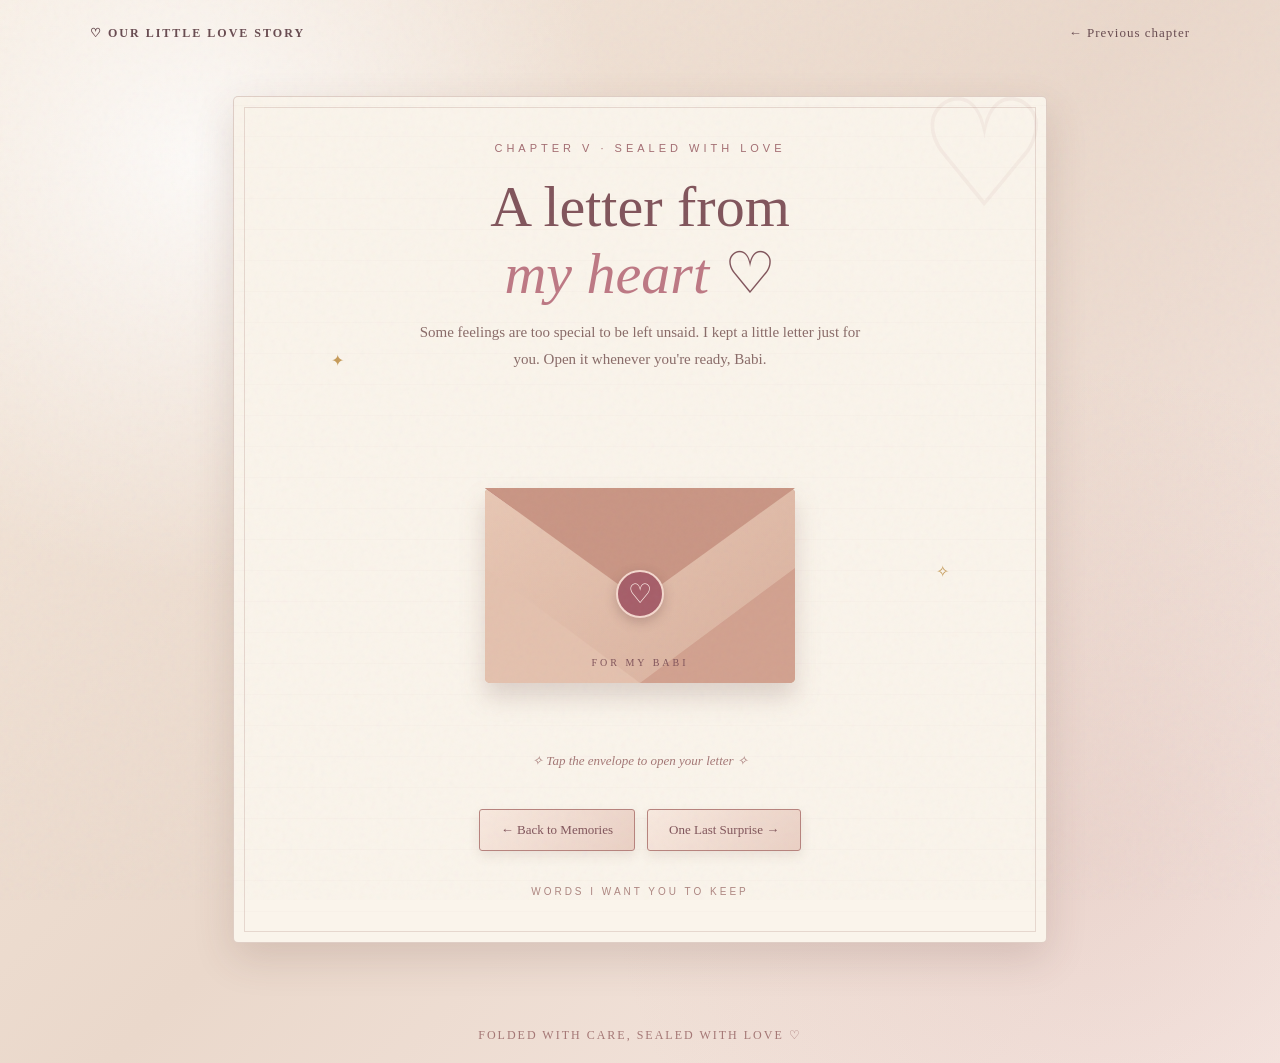
<file: letter.html>
<!DOCTYPE html>
<html lang="en">
<head>
<meta charset="UTF-8">
<meta name="viewport" content="width=device-width, initial-scale=0.7">
<meta name="theme-color" content="#f3e8df">

<title>A Letter for Babi ♡</title>

<link rel="stylesheet" href="style.css">

<style>
* {
    box-sizing: border-box;
}

body {
    min-height: 100vh;
    background:
        radial-gradient(circle at 15% 15%, rgba(255,255,255,.8), transparent 30%),
        radial-gradient(circle at 85% 80%, rgba(198,145,139,.18), transparent 35%),
        linear-gradient(135deg, #f5e9dc, #ead8cb, #f7e9e4);
    color: #684b50;
    overflow-x: hidden;
}

/* MAIN PAPER */

.letter-shell {
    width: 100%;
    max-width: 850px;
    margin: auto;
    padding: 45px 18px 65px;
}

.letter-page {
    position: relative;
    overflow: hidden;
    padding: 45px 30px;
    border: 1px solid rgba(139,93,83,.25);
    border-radius: 5px;
    background:
        linear-gradient(rgba(255,255,255,.35), rgba(255,255,255,.35)),
        repeating-linear-gradient(
            0deg,
            transparent,
            transparent 30px,
            rgba(151,111,99,.07) 31px
        ),
        #f8eee1;
    box-shadow: 0 15px 40px rgba(92,58,52,.16);
    animation: pageReveal 1.2s ease both;
}

.letter-page::before {
    content: "♡";
    position: absolute;
    top: -30px;
    right: -5px;
    font-family: Georgia, serif;
    font-size: 150px;
    color: rgba(174,112,119,.07);
    pointer-events: none;
}

.letter-page::after {
    content: "";
    position: absolute;
    inset: 10px;
    border: 1px solid rgba(150,103,91,.2);
    pointer-events: none;
}

@keyframes pageReveal {
    from {
        opacity: 0;
        transform: translateY(30px);
    }
    to {
        opacity: 1;
        transform: translateY(0);
    }
}

/* HEADING */

.letter-heading {
    position: relative;
    z-index: 1;
    text-align: center;
    animation: fadeUp 1s ease .3s both;
}

.letter-kicker {
    font-family: "Trebuchet MS", sans-serif;
    font-size: 11px;
    letter-spacing: 4px;
    color: #a36d72;
}

.letter-heading h1 {
    margin: 20px 0 12px;
    font-family: Georgia, serif;
    font-size: clamp(38px, 8vw, 58px);
    line-height: 1.15;
    color: #81545b;
    font-weight: normal;
}

.letter-heading h1 em {
    color: #bd7884;
}

.letter-intro {
    max-width: 450px;
    margin: 0 auto;
    font-family: Georgia, serif;
    font-size: 15px;
    line-height: 1.8;
    color: #896b68;
}

@keyframes fadeUp {
    from {
        opacity: 0;
        transform: translateY(20px);
    }
    to {
        opacity: 1;
        transform: translateY(0);
    }
}

/* ENVELOPE AREA */

.envelope-wrap {
    position: relative;
    display: flex;
    justify-content: center;
    align-items: center;
    margin: 75px auto 50px;
    perspective: 1200px;
    z-index: 2;
}

/* ENVELOPE */

.envelope {
    position: relative;
    width: min(310px, 82vw);
    height: 195px;
    border: none;
    background: transparent;
    cursor: pointer;
    padding: 0;
    transform-style: preserve-3d;
    filter: drop-shadow(0 14px 12px rgba(94,57,50,.18));
    animation: envelopeFloat 3.5s ease-in-out infinite;
    transition: filter .4s ease;
}

.envelope:hover {
    filter: drop-shadow(0 20px 18px rgba(94,57,50,.25));
}

.envelope:focus-visible {
    outline: 3px solid #a76b75;
    outline-offset: 10px;
    border-radius: 5px;
}

@keyframes envelopeFloat {
    0%, 100% {
        transform: translateY(0) rotate(0);
    }
    50% {
        transform: translateY(-9px) rotate(-1deg);
    }
}

/* ENVELOPE BACK */

.envelope-back {
    position: absolute;
    inset: 0;
    z-index: 1;
    border: 1px solid #c99b8b;
    border-radius: 5px;
    background: linear-gradient(145deg, #e6c9b8, #d2a997);
}

/* LETTER INSIDE ENVELOPE */

.letter-inside {
    position: absolute;
    z-index: 2;
    left: 7%;
    bottom: 8px;
    width: 86%;
    height: 165px;
    padding: 18px 10px;
    background:
        repeating-linear-gradient(
            transparent,
            transparent 22px,
            rgba(151,111,99,.12) 23px
        ),
        #fff9ee;
    border: 1px solid #dfc5a9;
    text-align: center;
    transition: transform 1s cubic-bezier(.2,.8,.2,1);
}

.letter-inside::before {
    content: "♡";
    display: block;
    color: #bd7884;
    font-size: 27px;
    margin-bottom: 5px;
}

.letter-inside span {
    color: #80545a;
    font-family: Georgia, serif;
    font-size: 14px;
    font-style: italic;
}

.envelope.opened .letter-inside {
    transform: translateY(-125px);
}

/* FRONT POCKET */

.envelope-front {
    position: absolute;
    inset: 0;
    z-index: 3;
    overflow: hidden;
    border-radius: 5px;
    background: linear-gradient(145deg, #e8c7b4, #d9b09d);
    clip-path: polygon(0 0, 50% 55%, 100% 0, 100% 100%, 0 100%);
}

.envelope-front::before,
.envelope-front::after {
    content: "";
    position: absolute;
    bottom: 0;
    width: 0;
    height: 0;
    border-style: solid;
}

.envelope-front::before {
    left: 0;
    border-width: 0 155px 115px 0;
    border-color: transparent transparent #e4c1ae transparent;
}

.envelope-front::after {
    right: 0;
    border-width: 0 0 115px 155px;
    border-color: transparent transparent #d2a18f transparent;
}

/* ENVELOPE FLAP */

.envelope-flap {
    position: absolute;
    z-index: 5;
    top: 0;
    left: 0;
    width: 0;
    height: 0;
    border-left: 155px solid transparent;
    border-right: 155px solid transparent;
    border-top: 112px solid #c99584;
    transform-origin: top center;
    transform: rotateX(0deg);
    transition:
        transform .85s ease,
        z-index .1s .4s;
}

.envelope.opened .envelope-flap {
    transform: rotateX(180deg);
    z-index: 1;
}

/* HEART SEAL */

.envelope-heart {
    position: absolute;
    z-index: 7;
    top: 82px;
    left: 50%;
    transform: translateX(-50%);
    display: grid;
    place-items: center;
    width: 48px;
    height: 48px;
    border-radius: 50%;
    background: #a65e69;
    border: 2px solid #f4d8ce;
    color: #fff0e9;
    font-size: 27px;
    box-shadow: 0 4px 12px rgba(80,42,47,.25);
    transition: .5s ease;
}

.envelope.opened .envelope-heart {
    opacity: 0;
    transform: translateX(-50%) scale(.3) rotate(30deg);
}

/* ENVELOPE LABEL */

.envelope-label {
    position: absolute;
    z-index: 8;
    bottom: 15px;
    left: 0;
    right: 0;
    color: #80545a;
    font-family: Georgia, serif;
    font-size: 10px;
    letter-spacing: 3px;
}

/* OPENING HINT */

.envelope-hint {
    margin-top: -20px;
    margin-bottom: 35px;
    text-align: center;
    font-family: Georgia, serif;
    font-style: italic;
    color: #a47775;
    font-size: 13px;
    animation: hintPulse 2s ease-in-out infinite;
}

@keyframes hintPulse {
    0%, 100% { opacity: .65; }
    50% { opacity: 1; }
}

/* LETTER PAPER */

.letter-paper {
    position: relative;
    z-index: 1;
    max-width: 650px;
    margin: 30px auto;
    padding: 35px 30px;
    border: 1px solid #dfc5a9;
    background:
        repeating-linear-gradient(
            transparent,
            transparent 31px,
            rgba(151,111,99,.12) 32px
        ),
        #fff9ee;
    box-shadow: 0 10px 25px rgba(91,61,48,.13);
    text-align: left;
    animation: letterReveal 1s ease both;
}

.letter-paper[hidden] {
    display: none !important;
}

.letter-paper::before {
    content: "♡";
    position: absolute;
    top: 10px;
    right: 17px;
    font-size: 27px;
    color: #c98c8d;
}

.letter-paper h2 {
    margin: 0 0 25px;
    font-family: Georgia, serif;
    font-size: 25px;
    font-weight: normal;
    color: #a26770;
}

.letter-paper p {
    font-family: Georgia, serif;
    font-size: 15px;
    line-height: 2;
    color: #705653;
    margin: 0 0 20px;
}

.handwritten {
    font-family: "Brush Script MT", "Segoe Script", cursive !important;
    font-size: 25px !important;
    color: #a26770 !important;
}

.letter-divider {
    text-align: center;
    color: #bd8587;
    letter-spacing: 9px;
    margin: 25px 0;
}

@keyframes letterReveal {
    from {
        opacity: 0;
        transform: translateY(35px) scale(.96);
    }
    to {
        opacity: 1;
        transform: translateY(0) scale(1);
    }
}

/* NAVIGATION BUTTONS */

.letter-navigation {
    display: flex;
    justify-content: center;
    flex-wrap: wrap;
    gap: 12px;
    margin-top: 40px;
    position: relative;
    z-index: 2;
    animation: fadeUp 1s ease 1s both;
}

.letter-navigation a {
    text-decoration: none;
    padding: 12px 21px;
    border: 1px solid #b7837d;
    border-radius: 3px;
    font-family: Georgia, serif;
    font-size: 13px;
    color: #80545a;
    background: linear-gradient(135deg, #f8e9df, #ead0c4);
    box-shadow: 0 5px 12px rgba(94,57,50,.1);
    transition: .3s ease;
}

.letter-navigation a:hover {
    background: #a76b75;
    color: #fff8f0;
    transform: translateY(-4px);
    box-shadow: 0 8px 18px rgba(94,57,50,.2);
}

.letter-page-number {
    margin-top: 35px;
    text-align: center;
    font-size: 10px;
    letter-spacing: 3px;
    color: #ad8580;
    font-family: "Trebuchet MS", sans-serif;
}

.letter-footer {
    text-align: center;
    padding: 20px 10px;
    color: #a47775;
    font-family: Georgia, serif;
    font-size: 12px;
    letter-spacing: 2px;
}

/* FLOATING HEARTS */

.floating-heart {
    position: fixed;
    bottom: -30px;
    left: var(--left);
    z-index: 0;
    pointer-events: none;
    color: #b66b75;
    opacity: 0;
    animation: heartRise var(--duration) linear forwards;
}

@keyframes heartRise {
    0% {
        transform: translateY(0) rotate(0) scale(.6);
        opacity: 0;
    }
    15% { opacity: .55; }
    85% { opacity: .4; }
    100% {
        transform: translateY(-110vh) rotate(35deg) scale(1.3);
        opacity: 0;
    }
}

/* GOLDEN SPARKLES */

.sparkle {
    position: fixed;
    top: -15px;
    width: 4px;
    height: 4px;
    border-radius: 50%;
    background: #c69b59;
    box-shadow: 0 0 8px #d6b477;
    pointer-events: none;
    z-index: 1;
    animation: sparkleFall var(--duration) linear forwards;
}

@keyframes sparkleFall {
    to {
        transform: translateY(110vh) rotate(360deg);
        opacity: 0;
    }
}

/* SMALL DECORATIVE STARS */

.twinkle {
    position: absolute;
    color: #c69b59;
    pointer-events: none;
    animation: twinkle 2s ease-in-out infinite;
}

.twinkle.one {
    top: 30%;
    left: 12%;
}

.twinkle.two {
    top: 55%;
    right: 12%;
    animation-delay: .7s;
}

@keyframes twinkle {
    0%, 100% {
        opacity: .3;
        transform: scale(.7) rotate(0);
    }
    50% {
        opacity: 1;
        transform: scale(1.3) rotate(35deg);
    }
}

/* MOBILE */

@media (max-width: 480px) {
    .letter-page {
        padding: 35px 18px;
    }

    .letter-paper {
        padding: 30px 19px;
    }

    .letter-paper p {
        font-size: 14px;
        line-height: 1.9;
    }

    .envelope {
        height: 175px;
    }

    .envelope-flap {
        border-left-width: 41vw;
        border-right-width: 41vw;
        border-top-width: 100px;
    }

    .envelope-front::before {
        border-right-width: 41vw;
    }

    .envelope-front::after {
        border-left-width: 41vw;
    }
}

@media (prefers-reduced-motion: reduce) {
    *, *::before, *::after {
        animation-duration: .01ms !important;
        animation-iteration-count: 1 !important;
        transition-duration: .01ms !important;
        scroll-behavior: auto !important;
    }
}
</style>
</head>

<body>

<div class="grain"></div>

<header class="topbar">
    <a class="brand" href="index.html">♡ OUR LITTLE LOVE STORY</a>
    <a class="mini-link" href="gallery.html">← Previous chapter</a>
</header>

<main class="letter-shell">

<section class="letter-page">

    <span class="twinkle one">✦</span>
    <span class="twinkle two">✧</span>

    <div class="letter-heading">
        <p class="letter-kicker">CHAPTER V · SEALED WITH LOVE</p>

        <h1>
            A letter from<br>
            <em>my heart</em> ♡
        </h1>

        <p class="letter-intro">
            Some feelings are too special to be left unsaid.
            I kept a little letter just for you.
            Open it whenever you're ready, Babi.
        </p>
    </div>

    <div class="envelope-wrap">

        <button class="envelope" id="envelope"
                type="button"
                aria-label="Open your love letter"
                aria-expanded="false"
                aria-controls="letterPaper">

            <span class="envelope-back"></span>

            <span class="letter-inside">
                <span>A little note<br>for my Babi</span>
            </span>

            <span class="envelope-front"></span>
            <span class="envelope-flap"></span>
            <span class="envelope-heart">♡</span>
            <span class="envelope-label">FOR MY BABI</span>

        </button>

    </div>

    <p class="envelope-hint" id="envelopeHint">
        ✧ Tap the envelope to open your letter ✧
    </p>

    <article class="letter-paper" id="letterPaper" hidden>

        <h2 class="handwritten">To my Babi, ♡</h2>

        <p>Happy 4th Month, my BABIII NEE!</p>

        <p>
            Four months might seem like a little amount of time,
            pero yung mga moments and memories na shared nqtin means so much
            to me na po. Thank you for being part of my days, for the
            laughs, the little updates, the conversations, and
            the memories that I get to keep in my heart.
        </p>

        <p>
            I know we are still learning how to understand each other.
            We will not always get everything right, but I hope
            we keep choosing patience, honesty, kindness,
            and understanding always haystst...
        </p>

        <p>
            I'm always proud of your dreams, my future architect hehe(shhh- wag umangal).
            I hope you never forget how capable you are basta matapang ka,
            and I hope I get to cheer for you through the
            little steps and sa malalaking pagsubok.
        </p>

        <p>
            If I could give you one thing, it would be a chance
            to see yourself through my eyes: someone precious,
            someone worth understanding, and someone I am so
            happy to have in my life.
        </p>

        <p>
            Thank you for these four months, Babii nee.
            Here's to more memories, more growth, more silly
            moments, and more love — one day at a time.
        </p>

        <div class="letter-divider">♡ · ♡ · ♡</div>

        <p>
            I choose you, and I am grateful it's you.
            Happy 4th Month to my love² babiii. 🌷
        </p>

        <p class="handwritten">
            Always,<br>
            Your Babii nee LOYL1 ♡
        </p>

    </article>

    <nav class="letter-navigation">
        <a href="gallery.html">← Back to Memories</a>
        <a href="surprise.html">One Last Surprise →</a>
    </nav>

    <div class="letter-page-number">
         WORDS I WANT YOU TO KEEP
    </div>

</section>

</main>

<footer class="letter-footer">
    FOLDED WITH CARE, SEALED WITH LOVE ♡
</footer>

<script src="script.js"></script>

<script>
/* =================================
   ENVELOPE OPEN / CLOSE ANIMATION
================================= */

const envelope = document.getElementById("envelope");
const letterPaper = document.getElementById("letterPaper");
const envelopeHint = document.getElementById("envelopeHint");

let isLetterOpen = false;

envelope.addEventListener("click", function () {

    if (!isLetterOpen) {

        isLetterOpen = true;

        envelope.classList.add("opened");
        envelope.setAttribute("aria-expanded", "true");
        envelope.setAttribute("aria-label", "Close your love letter");

        envelopeHint.textContent =
            "♡ Your little letter is waiting below ♡";

        // Wait for the envelope animation before revealing letter.
        setTimeout(() => {

            letterPaper.hidden = false;

            setTimeout(() => {
                letterPaper.scrollIntoView({
                    behavior: "smooth",
                    block: "center"
                });
            }, 150);

            createBurst();

        }, 650);

    } else {

        isLetterOpen = false;

        letterPaper.hidden = true;

        envelope.classList.remove("opened");
        envelope.setAttribute("aria-expanded", "false");
        envelope.setAttribute("aria-label", "Open your love letter");

        envelopeHint.textContent =
            "✧ Tap the envelope to open your letter ✧";

    }

});


/* =================================
   HEART BURST WHEN OPENING LETTER
================================= */

function createBurst() {

    const symbols = ["♡", "♥", "✧", "✦"];

    for (let i = 0; i < 16; i++) {

        const heart = document.createElement("span");

        heart.textContent =
            symbols[Math.floor(Math.random() * symbols.length)];

        heart.style.position = "fixed";
        heart.style.left = "50%";
        heart.style.top = "48%";
        heart.style.zIndex = "999";
        heart.style.pointerEvents = "none";
        heart.style.color = i % 2 ? "#b66b75" : "#c69b59";
        heart.style.fontSize = (14 + Math.random() * 14) + "px";

        const angle = Math.random() * Math.PI * 2;
        const distance = 70 + Math.random() * 130;

        const x = Math.cos(angle) * distance;
        const y = Math.sin(angle) * distance;

        heart.animate([
            {
                transform: "translate(-50%, -50%) scale(.3)",
                opacity: 0
            },
            {
                transform: `translate(calc(-50% + ${x}px), calc(-50% + ${y}px)) scale(1.3)`,
                opacity: 1,
                offset: .55
            },
            {
                transform: `translate(calc(-50% + ${x * 1.4}px), calc(-50% + ${y * 1.4}px)) scale(.5)`,
                opacity: 0
            }
        ], {
            duration: 1100,
            easing: "ease-out"
        });

        document.body.appendChild(heart);

        setTimeout(() => heart.remove(), 1200);
    }
}


/* =================================
   FLOATING HEARTS AND GOLD SPARKLES
================================= */

const reduceMotion = window.matchMedia(
    "(prefers-reduced-motion: reduce)"
).matches;

if (!reduceMotion) {

    function createFloatingHeart() {

        const heart = document.createElement("span");

        heart.className = "floating-heart";

        heart.textContent =
            ["♡", "♥", "ღ", "✧"][Math.floor(Math.random() * 4)];

        heart.style.setProperty("--left", Math.random() * 100 + "vw");

        heart.style.setProperty(
            "--duration",
            (6 + Math.random() * 5) + "s"
        );

        heart.style.fontSize =
            (12 + Math.random() * 15) + "px";

        document.body.appendChild(heart);

        setTimeout(() => heart.remove(), 11000);
    }

    function createSparkle() {

        const sparkle = document.createElement("span");

        sparkle.className = "sparkle";

        sparkle.style.left = Math.random() * 100 + "vw";

        sparkle.style.setProperty(
            "--duration",
            (4 + Math.random() * 5) + "s"
        );

        sparkle.style.opacity = Math.random() * .7 + .2;

        document.body.appendChild(sparkle);

        setTimeout(() => sparkle.remove(), 10000);
    }

    setInterval(createFloatingHeart, 1100);
    setInterval(createSparkle, 550);

}
</script>

</body>
</html>
</file>
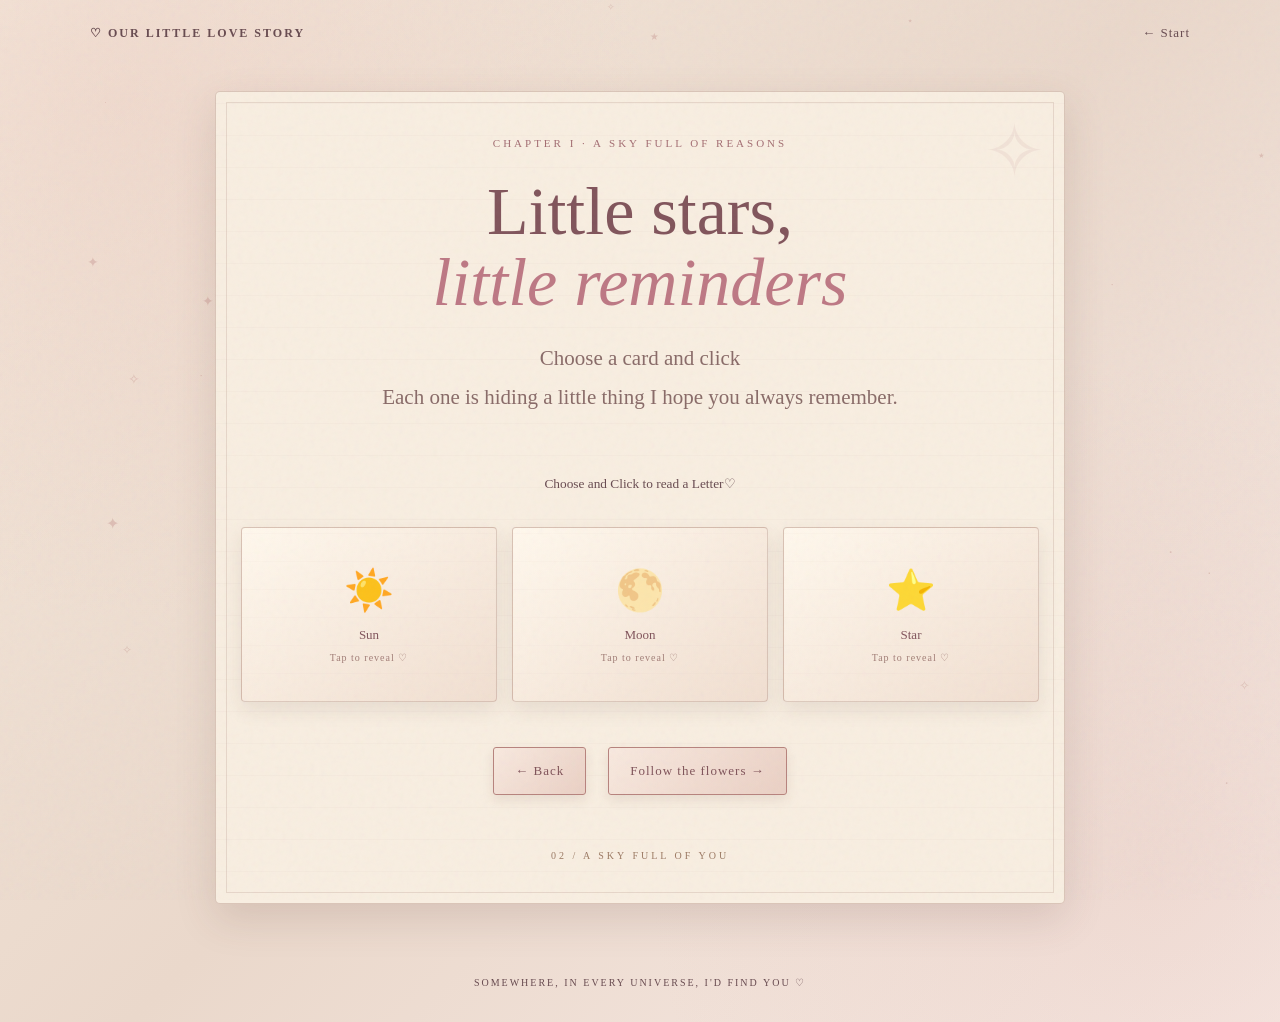
<file: stars.html>
<!DOCTYPE html>
<html lang="en">
<head>
<meta charset="UTF-8">
<meta name="viewport" content="width=device-width, initial-scale=0.7">
<meta name="theme-color" content="#f3e8df">

<title>Little Stars ♡</title>

<link rel="stylesheet" href="style.css">

<style>
/* ==========================================
   VINTAGE CELESTIAL LOVE LETTER
   Matching letter.html
========================================== */

* {
    box-sizing: border-box;
}

body {
    overflow-x: hidden;
    background:
        radial-gradient(circle at 10% 10%, rgba(231,190,180,.3), transparent 35%),
        radial-gradient(circle at 90% 85%, rgba(216,171,159,.2), transparent 35%),
        linear-gradient(135deg, #f5e9dc, #ead8cb, #f7e9e4);
    color: #684b50;
}

/* PAGE */

.paper-page {
    position: relative;
    overflow: hidden;
    padding: 42px 25px;
    border: 1px solid rgba(150,105,91,.3);
    border-radius: 5px;
    background:
        repeating-linear-gradient(
            0deg,
            transparent,
            transparent 31px,
            rgba(151,111,99,.05) 32px
        ),
        #f8eee1;
    box-shadow: 0 15px 40px rgba(92,58,52,.15);
    animation: pageEnter 1s ease both;
}

.paper-page::before {
    content: "";
    position: absolute;
    inset: 10px;
    border: 1px solid rgba(150,105,91,.18);
    pointer-events: none;
}

.paper-page::after {
    content: "✧";
    position: absolute;
    right: 18px;
    top: 15px;
    font-family: Georgia, serif;
    font-size: 75px;
    color: rgba(174,112,119,.09);
    pointer-events: none;
}

@keyframes pageEnter {
    from {
        opacity: 0;
        transform: translateY(30px) scale(.97);
    }
    to {
        opacity: 1;
        transform: translateY(0) scale(1);
    }
}

/* INTRO */

.kicker,
h1,
.intro {
    position: relative;
    z-index: 2;
    animation: fadeUp 1s ease both;
}

.kicker {
    color: #a36d72;
    letter-spacing: 3px;
    animation-delay: .2s;
}

h1 {
    font-family: Georgia, serif;
    font-weight: normal;
    color: #81545b;
    animation-delay: .4s;
}

h1 em {
    color: #bd7884;
}

.intro {
    font-family: Georgia, serif;
    color: #896b68;
    line-height: 1.9;
    animation-delay: .6s;
}

.intro small {
    color: #a47775;
    font-style: italic;
}

@keyframes fadeUp {
    from {
        opacity: 0;
        transform: translateY(18px);
    }
    to {
        opacity: 1;
        transform: translateY(0);
    }
}

/* CELESTIAL DECORATIONS */

.star-sky {
    position: fixed;
    inset: 0;
    overflow: hidden;
    pointer-events: none;
    z-index: 0;
}

.sky-star {
    position: absolute;
    color: #bd8580;
    opacity: .35;
    animation: twinkle 3s ease-in-out infinite;
}

@keyframes twinkle {
    0%,100% {
        opacity: .18;
        transform: scale(.7);
    }
    50% {
        opacity: .85;
        transform: scale(1.3);
        text-shadow: 0 0 10px rgba(189,133,128,.5);
    }
}

/* SHOOTING STARS */

.shooting-star {
    position: fixed;
    width: 90px;
    height: 2px;
    background: linear-gradient(90deg, #bd8580, transparent);
    transform: rotate(-35deg);
    pointer-events: none;
    z-index: 1;
    animation: shoot 1.5s linear forwards;
}

@keyframes shoot {
    from {
        opacity: 0;
        transform: translate(0,0) rotate(-35deg);
    }
    15% {
        opacity: .9;
    }
    to {
        opacity: 0;
        transform: translate(-220px,180px) rotate(-35deg);
    }
}

/* =====================================
   SECRET CARDS - PERFECTLY CENTERED
===================================== */

.star-grid {
    display: grid;

    grid-template-columns: repeat(3, minmax(0, 1fr));

    width: 100%;
    max-width: 100%;

    gap: 15px;

    margin: 35px auto;
    padding: 0;

    position: relative;
    z-index: 2;

    justify-content: center;
    align-items: stretch;

    box-sizing: border-box;
}

.secret-card {
    position: relative;

    width: 100%;
    min-width: 0;
    min-height: 175px;

    padding: 18px 10px;

    box-sizing: border-box;
    overflow: hidden;

    border: 1px solid rgba(150,105,91,.32);
    border-radius: 4px;

    background:
        repeating-linear-gradient(
            0deg,
            transparent,
            transparent 27px,
            rgba(151,111,99,.04) 28px
        ),
        linear-gradient(145deg,#fff8ed,#f1dfd1);

    color: #80545a;
    cursor: pointer;

    box-shadow: 0 8px 20px rgba(65,39,35,.09);

    opacity: 0;
    animation: cardEnter .8s ease forwards;

    transition: transform .35s ease, box-shadow .35s ease;
}

@keyframes cardEnter {
    from {
        opacity: 0;
        transform: translateY(30px) rotate(-3deg) scale(.9);
    }
    to {
        opacity: 1;
        transform: translateY(0) rotate(0) scale(1);
    }
}

.secret-card:hover {
    transform: translateY(-7px) rotate(-1deg);
    box-shadow: 0 15px 25px rgba(100,65,60,.16);
    background: #fff9ef;
}

.secret-card:focus-visible {
    outline: 3px solid #a76b75;
    outline-offset: 4px;
}

.secret-card .big-icon {
    display: block;
    font-size: 40px;
    margin-bottom: 13px;
    color: #b77e80;
    animation: iconFloat 3s ease-in-out infinite;
}

@keyframes iconFloat {
    0%,100% {
        transform: translateY(0) rotate(-5deg);
    }
    50% {
        transform: translateY(-5px) rotate(5deg);
    }
}

.secret-card b {
    display: block;
    font-family: Georgia, serif;
    font-size: 13px;
    font-weight: normal;
    color: #81545b;
}

.secret-card small {
    display: block;
    margin-top: 9px;
    font-family: Georgia, serif;
    font-size: 10px;
    letter-spacing: 1px;
    color: #a17d76;
}

.secret-card.opened {
    background: #f0ded1;
    border-color: #bd8580;
}

/* MODAL BACKGROUND */

.letter-modal {
    position: fixed;
    inset: 0;
    z-index: 1000;

    display: flex;
    justify-content: center;
    align-items: center;

    padding: 20px;

    background: rgba(67,43,43,.65);
    backdrop-filter: blur(5px);

    opacity: 0;
    visibility: hidden;
    transition: .4s ease;
}

.letter-modal.active {
    opacity: 1;
    visibility: visible;
}

/* VINTAGE POPUP PAPER */

.letter-paper {
    position: relative;
    width: min(100%,380px);
    max-height: 85vh;
    overflow-y: auto;
    padding: 35px 25px;

    background:
        repeating-linear-gradient(
            0deg,
            transparent,
            transparent 30px,
            rgba(151,111,99,.09) 31px
        ),
        #fff9ee;

    border: 1px solid #dfc5a9;
    box-shadow: 0 20px 60px rgba(0,0,0,.3);

    text-align: center;

    transform: translateY(35px) scale(.88) rotate(-3deg);
    transition: .55s cubic-bezier(.2,.8,.3,1);
}

.letter-paper::before {
    content: "";
    position: absolute;
    inset: 8px;
    border: 1px dashed rgba(150,105,91,.22);
    pointer-events: none;
}

.letter-modal.active .letter-paper {
    transform: translateY(0) scale(1) rotate(0);
}

.letter-decoration {
    position: relative;
    color: #b77e80;
    font-size: 27px;
    margin-bottom: 12px;
}

.letter-paper h2 {
    position: relative;
    font-family: Georgia, serif;
    font-weight: normal;
    color: #a26770;
    font-size: 25px;
}

.letter-paper p {
    position: relative;
    color: #765e68;
    line-height: 1.9;
    font-family: Georgia, serif;
    font-size: 15px;
}

/* POPUP BUTTON */

.letter-close {
    position: relative;
    margin-top: 18px;
    padding: 11px 20px;

    border: 1px solid #b7837d;
    border-radius: 3px;

    background: linear-gradient(135deg,#f8e9df,#ead0c4);
    color: #80545a;

    font-family: Georgia, serif;
    font-size: 13px;
    cursor: pointer;

    box-shadow: 0 5px 12px rgba(94,57,50,.1);
    transition: .3s ease;
}

.letter-close:hover {
    transform: translateY(-3px);
    background: #a76b75;
    color: #fff8f0;
}

/* FLOATING HEARTS */

.floating-heart {
    position: fixed;
    bottom: -30px;
    color: #b77e80;
    pointer-events: none;
    z-index: 1;
    animation: heartFloat 8s linear forwards;
}

@keyframes heartFloat {
    0% {
        opacity: 0;
        transform: translateY(0) rotate(0);
    }
    15% {
        opacity: .45;
    }
    100% {
        opacity: 0;
        transform: translateY(-110vh) rotate(45deg);
    }
}

/* NAVIGATION BUTTONS */

.nav-row {
    position: relative;
    z-index: 2;
    animation: fadeUp 1s ease 1.5s both;
}

.nav-row .button {
    display: inline-flex;
    justify-content: center;
    align-items: center;
    gap: 8px;

    padding: 12px 21px;

    border: 1px solid #b7837d;
    border-radius: 3px;

    background: linear-gradient(135deg,#f8e9df,#ead0c4);
    color: #80545a;

    text-decoration: none;
    font-family: Georgia, serif;
    font-size: 13px;

    box-shadow: 0 5px 12px rgba(94,57,50,.1);
    transition: .3s ease;
}

.nav-row .button:hover {
    transform: translateY(-4px);
    background: #a76b75;
    color: #fff8f0;
}

/* MOBILE */

@media(max-width:480px) {
    .paper-page {
        padding: 35px 17px;
    }

    .star-grid {
        gap: 8px;
    }

    .secret-card {
        min-height: 155px;
        padding: 13px 5px;
    }

    .secret-card .big-icon {
        font-size: 34px;
    }

    .secret-card b {
        font-size: 11px;
    }

    .secret-card small {
        font-size: 9px;
        letter-spacing: .5px;
    }

    .letter-paper {
        padding: 30px 18px;
    }
}

/* REDUCED MOTION */

@media(prefers-reduced-motion:reduce) {
    *, *::before, *::after {
        animation-duration: .01ms !important;
        animation-iteration-count: 1 !important;
        transition-duration: .01ms !important;
    }
}
</style>
</head>

<body>

<div class="grain"></div>

<!-- ANIMATED VINTAGE SKY -->
<div class="star-sky" id="starSky"></div>

<header class="topbar">

    <a class="brand" href="index.html">
        ♡ OUR LITTLE LOVE STORY
    </a>

    <a class="mini-link" href="index.html">
        ← Start
    </a>

</header>

<main class="page-shell">

<section class="paper-page">

    <p class="kicker">
        CHAPTER I · A SKY FULL OF REASONS
    </p>

    <h1>
        Little stars,<br>
        <em>little reminders</em>
    </h1>

    <p class="intro">
        Choose a card and click<br>Each one is hiding
        a little thing I hope you always remember.
        </p>

        <br><br>

        <small>Choose and Click to read a Letter♡</small>
    </p>


    <!-- SECRET STAR CARDS -->

    <div class="star-grid">

        <button class="secret-card"
        type="button"
        data-title="A Little Reminder ♡"
        data-message="Even the most ordinary day feels special when you're in it. You make little moments feel like something worth remembering. Never forget how much happiness you bring into my life.">

            <span class="big-icon">☀️</span>
            <b>Sun</b>
            <small>Tap to reveal ♡</small>

        </button>


        <button class="secret-card"
        type="button"
        data-title="My Safe Place ☾"
        data-message="I hope you always feel safe being your real, imperfect, wonderful self with me. You don't have to be perfect. I want to know you, understand you, and appreciate every version of you.">

            <span class="big-icon">🌕</span>
            <b>Moon</b>
            <small>Tap to reveal ♡</small>

        </button>


        <button class="secret-card"
        type="button"
        data-title="Our Little Universe ✧"
        data-message="Thank you for every little conversation, laugh, and memory that I get to keep close. I hope we continue creating beautiful memories together, one little moment at a time.">

            <span class="big-icon">⭐</span>
            <b>Star</b>
            <small>Tap to reveal ♡</small>

        </button>
        
        
    </div>


    <!-- LOVE LETTER POPUP -->

    <div class="letter-modal" id="letterModal"
         role="dialog"
         aria-modal="true"
         aria-labelledby="letterTitle">

        <div class="letter-paper">

            <div class="letter-decoration">✧ ☾ ✧</div>

            <h2 id="letterTitle">
                A Little Reminder ♡
            </h2>

            <p id="letterMessage">
                Your secret message will appear here.
            </p>

            <div class="letter-decoration">♡</div>

            <button class="letter-close" id="closeLetter" type="button">
                Keep this in my heart ♡
            </button>

        </div>

    </div>


    <!-- NAVIGATION -->

    <div class="nav-row">

        <a class="button secondary" href="index.html">
            ← Back
        </a>

        <a class="button" href="flowers.html">
            Follow the flowers →
        </a>

    </div>


    <div class="page-number">
        02 / A SKY FULL OF YOU
    </div>

</section>
</main>

<footer class="site-footer">
    SOMEWHERE, IN EVERY UNIVERSE, I'D FIND YOU ♡
</footer>


<script src="script.js"></script>

<script>

/* =====================================
   REDUCED MOTION CHECK
===================================== */

const motionAllowed =
    !window.matchMedia("(prefers-reduced-motion: reduce)").matches;


/* =====================================
   CREATE RANDOM TWINKLING STARS
===================================== */

const starSky = document.getElementById("starSky");

for (let i = 0; i < 45; i++) {

    const star = document.createElement("span");

    star.className = "sky-star";

    star.textContent = ["✦", "✧", "·", "⋆"][
        Math.floor(Math.random() * 4)
    ];

    star.style.left = Math.random() * 100 + "vw";
    star.style.top = Math.random() * 100 + "vh";

    star.style.fontSize =
        (8 + Math.random() * 12) + "px";

    star.style.animationDelay =
        Math.random() * 4 + "s";

    starSky.appendChild(star);

}


/* =====================================
   SECRET MESSAGE POPUP
===================================== */

const secretCards =
    document.querySelectorAll(".secret-card");

const letterModal =
    document.getElementById("letterModal");

const letterTitle =
    document.getElementById("letterTitle");

const letterMessage =
    document.getElementById("letterMessage");

const closeLetter =
    document.getElementById("closeLetter");


secretCards.forEach(card => {

    card.addEventListener("click", () => {

        letterTitle.textContent = card.dataset.title;

        letterMessage.textContent = card.dataset.message;

        card.classList.add("opened");

        card.querySelector("small").textContent = "Revealed ♡";

        letterModal.classList.add("active");

        closeLetter.focus();

        if (motionAllowed) {
            createShootingStars();
        }

    });

});


/* CLOSE POPUP */

function closeLoveLetter() {

    letterModal.classList.remove("active");

}

closeLetter.addEventListener("click", closeLoveLetter);


/* CLICK OUTSIDE */

letterModal.addEventListener("click", (event) => {

    if (event.target === letterModal) {
        closeLoveLetter();
    }

});


/* ESCAPE KEY */

document.addEventListener("keydown", (event) => {

    if (event.key === "Escape") {
        closeLoveLetter();
    }

});


/* =====================================
   SHOOTING STARS
===================================== */

function createShootingStars() {

    for (let i = 0; i < 5; i++) {

        const shooting = document.createElement("span");

        shooting.className = "shooting-star";

        shooting.style.left =
            (20 + Math.random() * 80) + "vw";

        shooting.style.top =
            (10 + Math.random() * 60) + "vh";

        shooting.style.animationDelay =
            (Math.random() * .5) + "s";

        document.body.appendChild(shooting);

        setTimeout(() => shooting.remove(), 2200);

    }

}


/* =====================================
   FLOATING HEARTS
===================================== */

function createFloatingHeart() {

    const heart = document.createElement("span");

    heart.className = "floating-heart";

    heart.textContent = ["♡", "♥", "ღ", "💕"][
        Math.floor(Math.random() * 4)
    ];

    heart.style.left = Math.random() * 100 + "vw";

    heart.style.fontSize =
        (12 + Math.random() * 15) + "px";

    heart.style.animationDuration =
        (6 + Math.random() * 5) + "s";

    document.body.appendChild(heart);

    setTimeout(() => heart.remove(), 11000);

}


/* =====================================
   START AMBIENT ANIMATIONS
===================================== */

if (motionAllowed) {

    setInterval(createFloatingHeart, 1500);

    setInterval(() => {

        if (Math.random() > .5) {
            createShootingStars();
        }

    }, 6000);

}

</script>

</body>
</html>
</file>
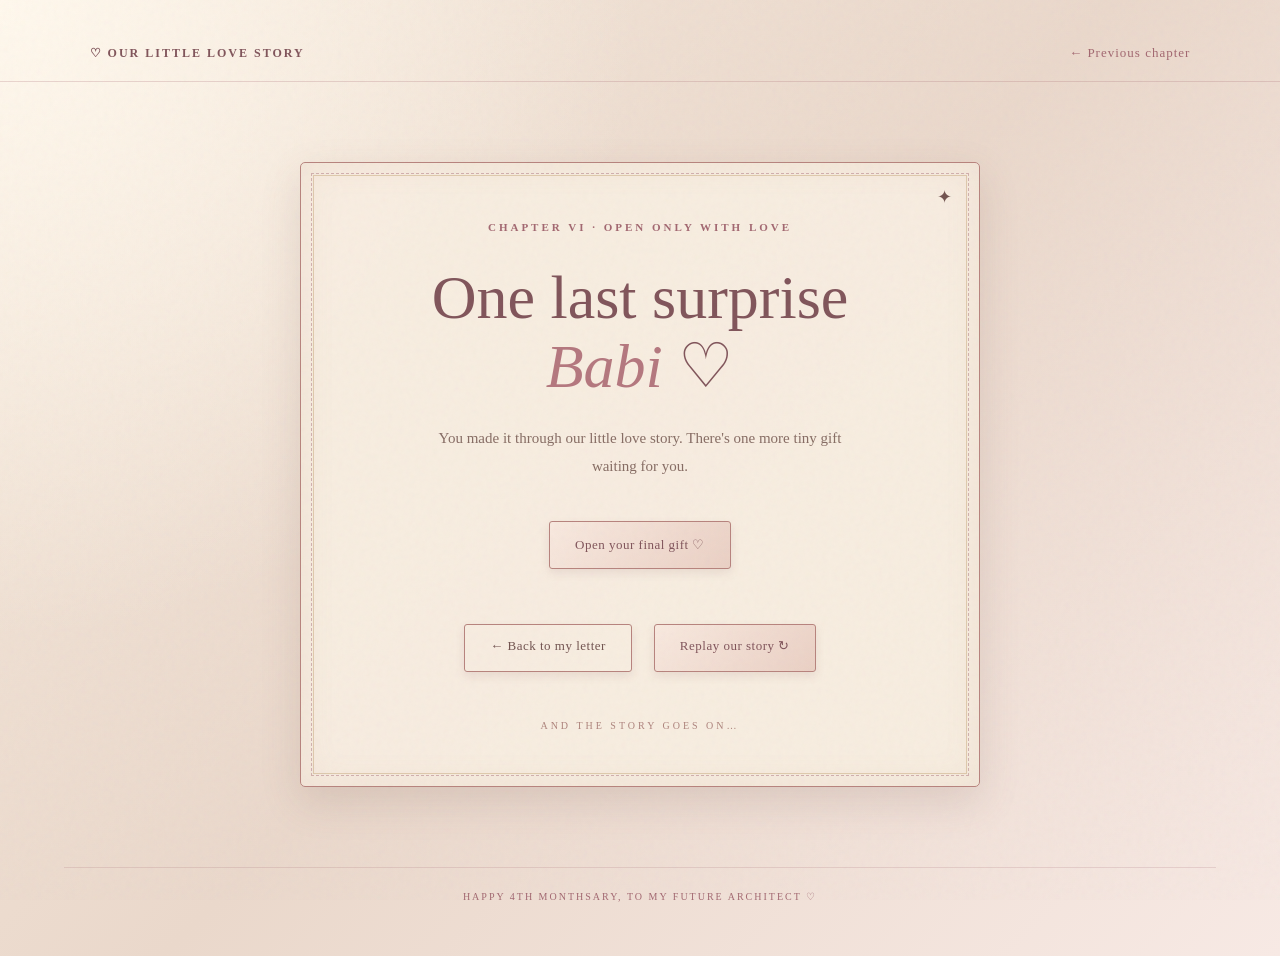
<file: surprise.html>
<!DOCTYPE html>
<html lang="en">
<head>
    <meta charset="UTF-8">
    <meta name="viewport" content="width=device-width, initial-scale=0.7">
    <meta name="theme-color" content="#f5e9dc">
    <title>One Last Surprise ♡</title>
    <link rel="stylesheet" href="style.css">

    <style>
        /* =====================================
           FINAL SURPRISE - VINTAGE LOVE THEME
        ===================================== */

        * {
            box-sizing: border-box;
        }

        body {
            margin: 0;
            min-height: 100vh;
            font-family: Georgia, "Times New Roman", serif;
            color: #72534f;
            background:
                radial-gradient(circle at top left, #fff8ed, transparent 40%),
                linear-gradient(135deg, #f5e9dc, #ead8cb, #f7e9e4);
        }

        .grain {
            position: fixed;
            inset: 0;
            pointer-events: none;
            z-index: 10;
            opacity: 0.12;
            background-image: url("data:image/svg+xml,%3Csvg viewBox='0 0 180 180' xmlns='http://www.w3.org/2000/svg'%3E%3Cfilter id='n'%3E%3CfeTurbulence type='fractalNoise' baseFrequency='.9' numOctaves='3' stitchTiles='stitch'/%3E%3C/filter%3E%3Crect width='100%25' height='100%25' filter='url(%23n)' opacity='.3'/%3E%3C/svg%3E");
        }

        /* TOP NAVIGATION */

        .topbar {
            position: relative;
            z-index: 2;
            width: 100%;
            padding: 20px 7%;
            display: flex;
            align-items: center;
            justify-content: space-between;
            gap: 15px;
            border-bottom: 1px solid rgba(167, 107, 117, 0.25);
        }

        .brand {
            color: #80545a;
            text-decoration: none;
            font-size: 12px;
            font-weight: bold;
            letter-spacing: 2px;
        }

        .mini-link {
            color: #a26770;
            text-decoration: none;
            font-size: 13px;
            transition: 0.3s;
        }

        .mini-link:hover {
            color: #80545a;
            transform: translateX(-3px);
        }

        /* PAGE LAYOUT */

        .page-shell {
            width: 100%;
            min-height: 80vh;
            padding: 55px 18px;
            display: flex;
            justify-content: center;
            align-items: center;
        }

        .final-page {
            position: relative;
            width: 100%;
            max-width: 680px;
            padding: 55px 45px;
            text-align: center;
            background: rgba(248, 238, 225, 0.96);
            border: 1px solid #b7837d;
            outline: 1px dashed rgba(167, 107, 117, 0.45);
            outline-offset: -12px;
            border-radius: 5px;
            box-shadow:
                0 15px 40px rgba(107, 73, 67, 0.15),
                inset 0 0 35px rgba(190, 151, 126, 0.12);
            animation: paperAppear 1s ease;
        }

        @keyframes paperAppear {
            from {
                opacity: 0;
                transform: translateY(20px);
            }
            to {
                opacity: 1;
                transform: translateY(0);
            }
        }

        .kicker {
            color: #a26770;
            font-size: 11px;
            letter-spacing: 3px;
            font-weight: bold;
            margin-bottom: 25px;
        }

        h1 {
            color: #80545a;
            font-size: clamp(38px, 8vw, 62px);
            line-height: 1.12;
            margin: 0 0 22px;
            font-weight: normal;
        }

        h1 em {
            color: #b4777e;
            font-family: "Brush Script MT", "Segoe Script", cursive;
            font-weight: normal;
        }

        .intro {
            max-width: 430px;
            margin: 0 auto 30px;
            color: #866c63;
            font-size: 15px;
            line-height: 1.9;
        }

        /* VINTAGE BUTTONS */

        .button {
            display: inline-block;
            padding: 13px 25px;
            border: 1px solid #b7837d;
            border-radius: 3px;
            background: linear-gradient(135deg, #f8e9df, #ead0c4);
            color: #80545a;
            font-family: Georgia, serif;
            font-size: 13px;
            letter-spacing: 0.5px;
            text-decoration: none;
            cursor: pointer;
            transition: all 0.3s ease;
            box-shadow: 0 4px 10px rgba(128, 84, 90, 0.12);
        }

        .button:hover {
            background: #a76b75;
            color: #fff9ee;
            transform: translateY(-3px);
            box-shadow: 0 7px 16px rgba(128, 84, 90, 0.2);
        }

        .button:active {
            transform: scale(0.97);
        }

        .secondary {
            background: transparent;
        }

        /* FINAL GIFT REVEAL */

        .final-reveal {
            margin-top: 38px;
            padding: 30px 25px;
            background: rgba(255, 249, 238, 0.85);
            border: 1px dashed #bd8b85;
            border-radius: 4px;
            animation: revealGift 1s ease;
        }

        .final-reveal[hidden] {
            display: none;
        }

        @keyframes revealGift {
            from {
                opacity: 0;
                transform: translateY(18px) scale(0.97);
            }
            to {
                opacity: 1;
                transform: translateY(0) scale(1);
            }
        }

        .bouquet {
            font-size: clamp(35px, 8vw, 55px);
            letter-spacing: 8px;
            margin-bottom: 15px;
            animation: bouquetFloat 3s ease-in-out infinite;
        }

        @keyframes bouquetFloat {
            0%, 100% {
                transform: translateY(0);
            }
            50% {
                transform: translateY(-7px);
            }
        }

        .ornament {
            color: #b4777e;
            font-size: 17px;
            letter-spacing: 3px;
            margin: 15px 0 20px;
        }

        .handwritten {
            color: #a26770;
            font-family: "Brush Script MT", "Segoe Script", cursive;
            font-size: clamp(27px, 6vw, 38px);
            font-weight: normal;
        }

        .final-reveal h2 {
            margin: 10px 0 22px;
        }

        .final-reveal p {
            color: #80665f;
            font-size: 14px;
            line-height: 2;
            margin: 17px auto;
            max-width: 460px;
        }

        .final-reveal p:last-child {
            color: #a26770;
            font-size: 20px;
        }

        /* PAGE NAVIGATION */

        .nav-row {
            display: flex;
            justify-content: center;
            align-items: center;
            flex-wrap: wrap;
            gap: 12px;
            margin-top: 35px;
        }

        .page-number {
            margin-top: 38px;
            color: #ad827b;
            font-size: 10px;
            letter-spacing: 3px;
        }

        /* FOOTER */

        .site-footer {
            padding: 20px;
            text-align: center;
            color: #a26770;
            font-size: 10px;
            letter-spacing: 2px;
            border-top: 1px solid rgba(167, 107, 117, 0.2);
        }

        /* MOBILE RESPONSIVE */

        @media (max-width: 600px) {
            .topbar {
                padding: 17px 5%;
            }

            .brand {
                font-size: 10px;
                letter-spacing: 1px;
            }

            .mini-link {
                font-size: 11px;
            }

            .page-shell {
                padding: 35px 15px;
            }

            .final-page {
                padding: 45px 25px;
            }

            .intro {
                font-size: 14px;
            }

            .final-reveal {
                padding: 25px 17px;
            }

            .final-reveal p {
                font-size: 13px;
            }

            .nav-row {
                flex-direction: column;
            }

            .nav-row .button {
                width: 100%;
                max-width: 230px;
            }
        }

        @media (prefers-reduced-motion: reduce) {
            *,
            *::before,
            *::after {
                animation-duration: 0.01ms !important;
                animation-iteration-count: 1 !important;
                transition-duration: 0.01ms !important;
            }
        }
    </style>
</head>

<body>

    <div class="grain"></div>

    <header class="topbar">
        <a class="brand" href="index.html">♡ OUR LITTLE LOVE STORY</a>
        <a class="mini-link" href="letter.html">← Previous chapter</a>
    </header>

    <main class="page-shell">

        <section class="paper-page final-page">

            <p class="kicker">CHAPTER VI · OPEN ONLY WITH LOVE</p>

            <h1>
                One last surprise<br>
                <em>Babi</em> ♡
            </h1>

            <p class="intro">
                You made it through our little love story.
                There's one more tiny gift waiting for you.
            </p>

            <button class="button" id="finalButton" type="button">
                Open your final gift ♡
            </button>

            <div class="final-reveal" id="finalReveal" hidden>

                <div class="bouquet">
                    💐 🌷 💐
                </div>

                <div class="ornament">
                    ❦ ────♡──── ❦
                </div>

                <h2 class="handwritten">
                    Still you. Always you.
                </h2>
                  
                 <div class="gallery-item">
                 <img src="IkawatAko.jpg" width="180" height="200" class="thumbnail" onclick="openLightbox(); changeImage('3.png');">
                 </div>
                
                <p>
                    Four months together, and I'm still grateful for every little moment we share. 
                </p>
                <p>
                    I know hindi naman palaging perfect ang lahat,
                    but I hope we continue to understand, support, and choose each other every day.
                </p>
                </p>

                <p>
                    Happy 4th Monthsary, my Babi.
                    Thank you for being you, and for letting
                    me be part of your world.<br><br>Here's to more beautiful memories together.
                </p>

                <p>
                    I LOVE YOU MWAPSS! ♡
                </p>

                <p class="handwritten">
                    In every little lifetime, I'd look for you. ✧
                </p>

            </div>

            <div class="nav-row">

                <a class="button secondary" href="letter.html">
                    ← Back to my letter
                </a>

                <a class="button" href="index.html">
                    Replay our story ↻
                </a>

            </div>

            <div class="page-number">
               AND THE STORY GOES ON…
            </div>

        </section>

    </main>

    <footer class="site-footer">
        HAPPY 4TH MONTHSARY, TO MY FUTURE ARCHITECT ♡
    </footer>

    <script src="script.js"></script>

    <script>
        // FINAL GIFT BUTTON

        const finalButton = document.getElementById("finalButton");
        const finalReveal = document.getElementById("finalReveal");

        finalButton.addEventListener("click", function () {

            finalReveal.hidden = false;

            finalButton.textContent = "Your little gift is open ♡";
            finalButton.disabled = true;

            finalButton.style.opacity = "0.7";
            finalButton.style.cursor = "default";

            finalReveal.scrollIntoView({
                behavior: "smooth",
                block: "center"
            });

        });
    </script>

</body>
</html>
</file>
<file: style.css>
style.css — Complete Vintage & Retro Love Theme

/* ==========================================
   VINTAGE & RETRO LOVE WEBSITE
   Complete Responsive Design
========================================== */

@import url('https://fonts.googleapis.com/css2?family=Cormorant+Garamond:wght@400;500;600;700&family=DM+Serif+Display:ital@0;1&family=Playfair+Display:ital,wght@0,400;0,500;0,600;1,400;1,500&family=Sacramento&display=swap');

:root {
    --cream: #f8f0df;
    --paper: #fffaf0;
    --paper-dark: #eee0c8;
    --brown: #72513e;
    --dark-brown: #432d26;
    --burgundy: #813f4b;
    --rose: #bd7b83;
    --dusty-pink: #d9a5a3;
    --soft-pink: #f1d5d0;
    --gold: #b18a50;
    --shadow: rgba(76, 47, 37, 0.15);
}

* {
    box-sizing: border-box;
    margin: 0;
    padding: 0;
}

html {
    scroll-behavior: smooth;
    min-height: 100%;
}

body {
    min-height: 100vh;
    background:
        radial-gradient(circle at 15% 20%, rgba(255,255,255,.65), transparent 30%),
        radial-gradient(circle at 85% 80%, rgba(180,130,100,.12), transparent 35%),
        #e9d9c1;
    color: var(--dark-brown);
    font-family: 'Cormorant Garamond', serif;
    overflow-x: hidden;
    position: relative;
}

/* ==========================================
   PAPER GRAIN EFFECT
========================================== */

.grain {
    position: fixed;
    inset: 0;
    pointer-events: none;
    z-index: 1000;
    opacity: .13;
    background-image:
        url("data:image/svg+xml,%3Csvg viewBox='0 0 180 180' xmlns='http://www.w3.org/2000/svg'%3E%3Cfilter id='n'%3E%3CfeTurbulence type='fractalNoise' baseFrequency='.9' numOctaves='3' stitchTiles='stitch'/%3E%3C/filter%3E%3Crect width='100%25' height='100%25' filter='url(%23n)' opacity='.3'/%3E%3C/svg%3E");
}

/* ==========================================
   TOP NAVIGATION
========================================== */

.topbar {
    width: min(1100px, 92%);
    margin: 25px auto 10px;
    display: flex;
    align-items: center;
    justify-content: space-between;
    gap: 15px;
}

.brand,
.mini-link {
    color: var(--burgundy);
    text-decoration: none;
    font-family: 'Playfair Display', serif;
    font-size: 12px;
    letter-spacing: 2px;
    transition: .3s ease;
}

.brand {
    font-weight: 600;
}

.mini-link {
    font-size: 13px;
    letter-spacing: 1px;
}

.brand:hover,
.mini-link:hover {
    color: var(--gold);
}

/* ==========================================
   MAIN PAGE LAYOUT
========================================== */

.page-shell {
    width: 100%;
    max-width: 1100px;
    padding: 25px 20px 45px;
    margin: auto;
}

.paper-page,
.hero {
    position: relative;
    width: 100%;
    max-width: 850px;
    margin: 15px auto;
    padding: 65px 55px;
    text-align: center;
    background:
        linear-gradient(rgba(255,255,255,.3), rgba(255,255,255,.3)),
        var(--paper);
    border: 1px solid rgba(135, 91, 66, .25);
    box-shadow:
        0 12px 30px var(--shadow),
        inset 0 0 35px rgba(175, 130, 90, .08);
    animation: paperAppear 1s ease both;
}

.paper-page::before,
.hero::before {
    content: "";
    position: absolute;
    inset: 12px;
    border: 1px solid rgba(177, 138, 80, .35);
    pointer-events: none;
}

.paper-page::after,
.hero::after {
    content: "✦";
    position: absolute;
    top: 23px;
    right: 27px;
    color: var(--gold);
    font-size: 18px;
}

@keyframes paperAppear {
    from {
        opacity: 0;
        transform: translateY(20px);
    }
    to {
        opacity: 1;
        transform: translateY(0);
    }
}

/* ==========================================
   TYPOGRAPHY
========================================== */

.kicker {
    color: var(--burgundy);
    font-family: 'Playfair Display', serif;
    font-size: 11px;
    letter-spacing: 3px;
    line-height: 1.8;
    margin-bottom: 22px;
}

h1 {
    font-family: 'DM Serif Display', serif;
    font-size: clamp(42px, 7vw, 68px);
    font-weight: 400;
    line-height: 1.05;
    color: var(--dark-brown);
    margin: 15px auto;
}

h1 em {
    color: var(--burgundy);
    font-weight: 400;
}

h2 {
    color: var(--burgundy);
    font-family: 'DM Serif Display', serif;
    font-size: clamp(27px, 5vw, 38px);
    font-weight: 400;
}

.intro,
.hero-copy {
    max-width: 550px;
    margin: 20px auto;
    font-size: 21px;
    line-height: 1.65;
    color: var(--brown);
}

.handwritten {
    font-family: 'Sacramento', cursive;
    color: var(--burgundy);
}

.tiny {
    font-size: 24px;
}

.ornament {
    color: var(--gold);
    font-size: 25px;
    letter-spacing: 10px;
    margin: 25px 0;
}

/* ==========================================
   POSTCARD / HERO
========================================== */

.postcard {
    overflow: hidden;
}

.postmark {
    position: absolute;
    top: 35px;
    right: 45px;
    width: 85px;
    height: 85px;
    border: 2px dashed var(--rose);
    border-radius: 50%;
    color: var(--burgundy);
    display: grid;
    place-items: center;
    font-family: 'Playfair Display', serif;
    font-size: 11px;
    transform: rotate(12deg);
    opacity: .8;
}

.stamp {
    display: inline-block;
    border: 1px solid var(--gold);
    padding: 8px 15px;
    color: var(--burgundy);
    font-family: 'Playfair Display', serif;
    font-size: 10px;
    letter-spacing: 2px;
    transform: rotate(-3deg);
}

.tape {
    position: absolute;
    width: 90px;
    height: 24px;
    background: rgba(217, 165, 163, .45);
    transform: rotate(-35deg);
}

.hero .tape:first-of-type {
    top: 15px;
    left: 35px;
}

.hero .tape:last-of-type {
    bottom: 15px;
    right: 35px;
    transform: rotate(35deg);
}

/* ==========================================
   BUTTONS
========================================== */

.button {
    position: relative;
    display: inline-flex;
    justify-content: center;
    align-items: center;
    gap: 8px;
    min-height: 48px;
    padding: 13px 26px;
    margin: 10px 5px;
    border: 1px solid var(--burgundy);
    border-radius: 2px;
    background: var(--burgundy);
    color: #fff8ed;
    font-family: 'Playfair Display', serif;
    font-size: 14px;
    letter-spacing: 1px;
    text-decoration: none;
    cursor: pointer;
    transition:
        transform .3s ease,
        box-shadow .3s ease,
        background .3s ease,
        color .3s ease;
    box-shadow: 3px 4px 0 rgba(75, 43, 38, .15);
}

.button:hover {
    background: var(--dark-brown);
    border-color: var(--dark-brown);
    transform: translateY(-4px);
    box-shadow: 4px 8px 15px rgba(76, 47, 37, .2);
}

.button:active {
    transform: scale(.96);
}

.button.secondary {
    background: transparent;
    color: var(--burgundy);
}

.button.secondary:hover {
    background: var(--burgundy);
    color: white;
}

.nav-row {
    display: flex;
    align-items: center;
    justify-content: center;
    flex-wrap: wrap;
    gap: 12px;
    margin-top: 35px;
}

/* ==========================================
   PAGE NUMBERS AND FOOTER
========================================== */

.page-number {
    margin-top: 45px;
    color: #9b7962;
    font-family: 'Playfair Display', serif;
    font-size: 10px;
    letter-spacing: 3px;
}

.site-footer {
    width: 90%;
    margin: 10px auto 30px;
    text-align: center;
    color: var(--brown);
    font-family: 'Playfair Display', serif;
    font-size: 10px;
    letter-spacing: 2px;
    line-height: 1.8;
}

/* ==========================================
   SECRET MESSAGE CARDS
========================================== */

.star-grid {
    display: grid;
    grid-template-columns: repeat(3, minmax(0, 1fr));
    gap: 18px;
    margin: 35px auto;
}

.secret-card {
    min-height: 190px;
    padding: 22px 12px;
    border: 1px solid rgba(129, 63, 75, .3);
    background: #f7eadb;
    color: var(--dark-brown);
    font-family: 'Cormorant Garamond', serif;
    cursor: pointer;
    position: relative;
    transition: .35s ease;
    box-shadow: 3px 5px 12px var(--shadow);
}

.secret-card:hover {
    transform: translateY(-7px) rotate(-1deg);
    background: #f1dfd0;
    box-shadow: 0 12px 20px var(--shadow);
}

.secret-card:active {
    transform: scale(.97);
}

.big-icon {
    display: block;
    font-size: 35px;
    margin-bottom: 12px;
}

.secret-card b {
    display: block;
    font-family: 'Playfair Display', serif;
    color: var(--burgundy);
    font-size: 17px;
    margin-bottom: 7px;
}

.secret-card small {
    display: block;
    font-size: 14px;
    color: var(--brown);
}

.reveal {
    display: block;
    margin-top: 12px;
    color: var(--burgundy);
    font-size: 15px;
    line-height: 1.5;
    font-style: italic;
}

.secret-card.opened {
    background: #ead5c5;
    border-color: var(--gold);
}

/* ==========================================
   FLOWER GARDEN
========================================== */

.flower-garden {
    display: flex;
    justify-content: center;
    align-items: flex-end;
    flex-wrap: wrap;
    gap: 22px;
    margin: 40px auto 25px;
}

.flower {
    width: 90px;
    height: 125px;
    border: 1px solid rgba(129, 63, 75, .25);
    border-radius: 50% 50% 4px 4px;
    background: #f4e4d7;
    color: var(--burgundy);
    font-family: 'Playfair Display', serif;
    font-size: 13px;
    cursor: pointer;
    transition: .35s ease;
    box-shadow: 3px 5px 10px var(--shadow);
    animation: flowerSway 3s ease-in-out infinite;
}

.flower:nth-child(even) {
    animation-delay: .5s;
}

.flower:hover {
    transform: translateY(-10px) rotate(5deg);
    background: #efd4cb;
}

.flower:active {
    transform: scale(.94);
}

.flower span,
.flower .flower-icon {
    display: block;
    font-size: 37px;
    margin-bottom: 10px;
}

@keyframes flowerSway {
    0%, 100% { translate: 0 0; }
    50% { translate: 0 -5px; }
}

.message-box {
    max-width: 520px;
    min-height: 45px;
    margin: 25px auto;
    padding: 15px 20px;
    border: 1px dashed var(--rose);
    background: rgba(241, 213, 208, .35);
    color: var(--burgundy);
    font-size: 18px;
    line-height: 1.5;
    text-align: center;
}

/* ==========================================
   HEART CATCHING GAME
========================================== */

.game-frame {
    max-width: 580px;
    margin: 35px auto;
    padding: 20px;
    border: 1px solid rgba(129, 63, 75, .3);
    background: #f6eadd;
    box-shadow: 5px 7px 15px var(--shadow);
}

.scoreline {
    display: flex;
    justify-content: space-between;
    flex-wrap: wrap;
    gap: 10px;
    color: var(--burgundy);
    font-family: 'Playfair Display', serif;
    font-size: 12px;
    letter-spacing: 1px;
    margin-bottom: 15px;
}

.game-area {
    position: relative;
    width: 100%;
    height: 260px;
    overflow: hidden;
    border: 1px dashed var(--gold);
    background:
        radial-gradient(circle, rgba(255,255,255,.7), transparent 60%),
        #f1dfd0;
    display: grid;
    place-items: center;
}

#gameHint {
    text-align: center;
    color: var(--brown);
    font-size: 19px;
    line-height: 1.7;
}

.game-heart {
    position: absolute;
    border: 0;
    background: transparent;
    font-size: 31px;
    cursor: pointer;
    animation: heartPop .35s ease;
    transition: transform .2s ease;
    z-index: 2;
}

.game-heart:hover {
    transform: scale(1.25);
}

.game-heart:active {
    transform: scale(.8);
}

@keyframes heartPop {
    from {
        opacity: 0;
        scale: .3;
    }
    to {
        opacity: 1;
        scale: 1;
    }
}

.game-frame .message-box {
    min-height: 0;
}

/* ==========================================
   PHOTO GALLERY / POLAROID
========================================== */

.photo-grid {
    display: grid;
    grid-template-columns: repeat(3, minmax(0, 1fr));
    align-items: start;
    gap: 25px;
    margin: 40px auto 30px;
}

.polaroid {
    position: relative;
    padding: 12px 12px 22px;
    background: #fffdf5;
    box-shadow: 4px 8px 15px rgba(63, 42, 32, .2);
    transform: rotate(var(--tilt, 0deg));
    transition: transform .4s ease, box-shadow .4s ease;
    animation: polaroidEnter .8s ease both;
}

.polaroid:nth-child(2) {
    animation-delay: .15s;
}

.polaroid:nth-child(3) {
    animation-delay: .3s;
}

@keyframes polaroidEnter {
    from {
        opacity: 0;
        transform: translateY(25px) rotate(0);
    }
    to {
        opacity: 1;
        transform: translateY(0) rotate(var(--tilt, 0deg));
    }
}

.polaroid:hover {
    transform: translateY(-10px) rotate(0deg) scale(1.04);
    box-shadow: 8px 15px 25px rgba(63, 42, 32, .25);
    z-index: 2;
}

.polaroid img {
    display: block;
    width: 100%;
    aspect-ratio: 1 / 1;
    object-fit: cover;
    background: #ead8c8;
    filter: sepia(.12) contrast(.95);
}

.polaroid figcaption {
    margin-top: 13px;
    color: var(--burgundy);
    font-family: 'Sacramento', cursive;
    font-size: 25px;
    line-height: 1.2;
}

.polaroid small {
    display: block;
    margin-top: 5px;
    color: var(--brown);
    font-size: 13px;
}

.hint {
    color: #97755f;
    font-size: 14px;
    font-style: italic;
    margin: 20px auto;
}

/* ==========================================
   VINTAGE MUSIC PLAYER
========================================== */

.vintage-player {
    max-width: 430px;
    margin: 35px auto;
    padding: 22px;
    background: #ead8c5;
    border: 1px solid rgba(129, 63, 75, .4);
    box-shadow: 4px 7px 15px var(--shadow);
}

.player-label {
    color: var(--burgundy);
    font-family: 'Playfair Display', serif;
    font-size: 11px;
    letter-spacing: 3px;
    margin-bottom: 15px;
}

.record-wrap {
    display: grid;
    place-items: center;
    margin: 15px auto;
}

.vinyl-record {
    width: 135px;
    height: 135px;
    border-radius: 50%;
    background:
        radial-gradient(circle, #d5a3a0 0 10%, #793d49 11% 17%, transparent 18%),
        repeating-radial-gradient(circle, #292323 0 2px, #3a3030 3px 5px);
    border: 5px solid #272323;
    box-shadow: 4px 6px 12px rgba(0,0,0,.2);
}

.vinyl-record.playing {
    animation: spinRecord 3s linear infinite;
}

@keyframes spinRecord {
    to { transform: rotate(360deg); }
}

.player-title {
    color: var(--dark-brown);
    font-family: 'DM Serif Display', serif;
    font-size: 23px;
    margin: 12px 0 4px;
}

.player-subtitle {
    color: var(--brown);
    font-size: 15px;
}

.music-controls {
    display: flex;
    justify-content: center;
    gap: 12px;
    margin-top: 15px;
}

.music-controls button {
    width: 45px;
    height: 45px;
    border: 1px solid var(--burgundy);
    border-radius: 50%;
    background: var(--burgundy);
    color: white;
    font-size: 17px;
    cursor: pointer;
    transition: .3s ease;
}

.music-controls button:hover {
    background: var(--dark-brown);
    transform: scale(1.1);
}

.music-status {
    color: var(--burgundy);
    font-size: 13px;
    margin-top: 12px;
}

/* ==========================================
   LETTER / ENVELOPE
========================================== */

.envelope {
    position: relative;
    display: block;
    width: 180px;
    height: 115px;
    margin: 40px auto;
    border: 1px solid #9e6264;
    background: #d9a5a3;
    cursor: pointer;
    box-shadow: 4px 7px 12px var(--shadow);
    transition: .4s ease;
}

.envelope::before {
    content: "";
    position: absolute;
    top: 0;
    left: 0;
    border-left: 89px solid transparent;
    border-right: 89px solid transparent;
    border-top: 65px solid #b9767d;
    transform-origin: top;
    transition: .6s ease;
    z-index: 2;
}

.envelope::after {
    content: "♡";
    position: absolute;
    top: 48px;
    left: 0;
    width: 100%;
    text-align: center;
    color: #fff8ed;
    font-size: 27px;
    z-index: 3;
}

.envelope:hover {
    transform: translateY(-5px);
}

.envelope.open::before {
    transform: rotateX(180deg);
    z-index: 0;
}

.letter-content {
    max-width: 600px;
    margin: 25px auto;
    padding: 35px;
    background: #fffaf0;
    border: 1px solid #d6b98e;
    box-shadow: 4px 7px 15px var(--shadow);
    color: var(--dark-brown);
    text-align: left;
    line-height: 1.8;
    font-size: 19px;
    animation: letterReveal .8s ease both;
}

.letter-content p {
    margin-bottom: 18px;
}

@keyframes letterReveal {
    from {
        opacity: 0;
        transform: translateY(20px) scale(.97);
    }
    to {
        opacity: 1;
        transform: translateY(0) scale(1);
    }
}

/* ==========================================
   FINAL SURPRISE
========================================== */

.final-page {
    overflow: hidden;
}

.final-reveal {
    max-width: 600px;
    margin: 30px auto 10px;
    padding: 30px 20px;
    border: 1px dashed var(--gold);
    background: #f7e8dc;
    animation: finalAppear 1s ease both;
}

.final-reveal[hidden],
.letter-content[hidden] {
    display: none !important;
}

@keyframes finalAppear {
    from {
        opacity: 0;
        transform: scale(.88) translateY(20px);
    }
    to {
        opacity: 1;
        transform: scale(1) translateY(0);
    }
}

.final-reveal h2 {
    margin: 15px 0;
}

.final-reveal p {
    max-width: 470px;
    margin: 13px auto;
    color: var(--brown);
    font-size: 19px;
    line-height: 1.7;
}

.final-reveal .ornament {
    margin: 20px auto;
}

/* ==========================================
   FLOATING DECORATIONS
========================================== */

.floating-decoration {
    position: fixed;
    bottom: -30px;
    left: var(--left);
    z-index: 0;
    pointer-events: none;
    color: var(--rose);
    opacity: .6;
    animation: floatUp var(--duration) linear forwards;
}

@keyframes floatUp {
    0% {
        transform: translateY(0) rotate(0deg);
        opacity: 0;
    }
    15% {
        opacity: .65;
    }
    85% {
        opacity: .5;
    }
    100% {
        transform: translateY(-110vh) rotate(35deg);
        opacity: 0;
    }
}

.sparkle {
    position: fixed;
    pointer-events: none;
    z-index: 10;
    color: var(--gold);
    animation: sparklePop .8s ease forwards;
}

@keyframes sparklePop {
    0% {
        opacity: 0;
        transform: scale(.3) rotate(0);
    }
    50% {
        opacity: 1;
        transform: scale(1.3) rotate(90deg);
    }
    100% {
        opacity: 0;
        transform: scale(.2) rotate(180deg);
    }
}

/* ==========================================
   RESPONSIVE DESIGN
========================================== */

@media (max-width: 700px) {

    .topbar {
        margin-top: 18px;
    }

    .brand {
        font-size: 9px;
        letter-spacing: 1px;
    }

    .mini-link {
        font-size: 11px;
    }

    .page-shell {
        padding: 15px 12px 30px;
    }

    .paper-page,
    .hero {
        padding: 55px 22px 40px;
    }

    .paper-page::before,
    .hero::before {
        inset: 8px;
    }

    .postmark {
        width: 62px;
        height: 62px;
        top: 22px;
        right: 25px;
        font-size: 8px;
    }

    .kicker {
        font-size: 9px;
        letter-spacing: 2px;
    }

    h1 {
        font-size: clamp(38px, 10vw, 55px);
    }

    .intro,
    .hero-copy {
        font-size: 18px;
    }

    .star-grid {
        grid-template-columns: 1fr;
        gap: 13px;
        max-width: 340px;
    }

    .secret-card {
        min-height: 145px;
    }

    .flower-garden {
        gap: 12px;
    }

    .flower {
        width: 78px;
        height: 110px;
    }

    .photo-grid {
        grid-template-columns: 1fr;
        max-width: 280px;
        gap: 28px;
    }

    .polaroid {
        width: 100%;
    }

    .game-area {
        height: 230px;
    }

    .scoreline {
        font-size: 10px;
    }

    .letter-content {
        padding: 25px 20px;
        font-size: 17px;
    }

    .button {
        font-size: 12px;
        padding: 12px 18px;
    }

    .nav-row {
        gap: 5px;
    }

    .page-number {
        font-size: 8px;
        letter-spacing: 2px;
    }
}

@media (max-width: 360px) {
    .topbar {
        flex-direction: column;
        gap: 10px;
    }

    .paper-page,
    .hero {
        padding-left: 17px;
        padding-right: 17px;
    }

    .flower {
        width: 70px;
    }

    .nav-row .button {
        padding: 11px 13px;
    }
}

/* ==========================================
   ACCESSIBILITY
========================================== */

button:focus-visible,
a:focus-visible {
    outline: 3px solid var(--gold);
    outline-offset: 4px;
}

@media (prefers-reduced-motion: reduce) {
    *,
    *::before,
    *::after {
        scroll-behavior: auto !important;
        animation-duration: .01ms !important;
        animation-iteration-count: 1 !important;
        transition-duration: .01ms !important;
    }
}
</file>
